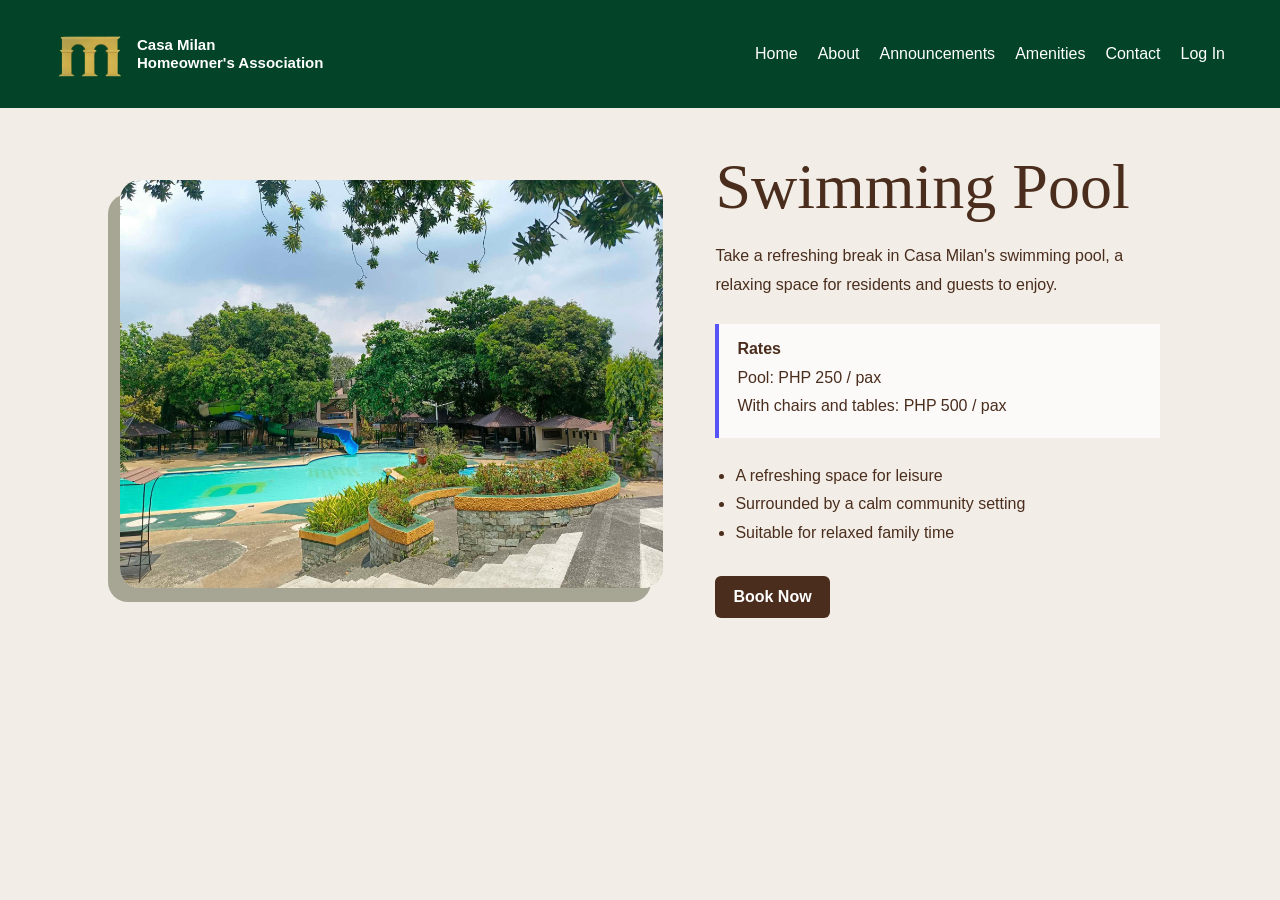
<file: WHOLEPROTOTYPE-main/html/html/amenity.html>
<!DOCTYPE html>
<html lang="en">
<head>
    <meta charset="UTF-8">
    <title>Casa Milan Amenities</title>
    <meta name="viewport" content="width=device-width, initial-scale=1.0">
    <link rel="stylesheet" href="../../css/css/style.css">
</head>
<body>
    <nav>
        <a href="index.html#home" class="logo" aria-label="Casa Milan home">
            <img src="images/logo.png" alt="Casa Milan Homeowner's Association">
            <span>Casa Milan<br>Homeowner's Association</span>
        </a>
        <div class="nav-links">
            <a href="index.html#home">Home</a>
            <a href="index.html#about">About</a>
            <a href="index.html#events">Announcements</a>
            <a href="index.html#amenities">Amenities</a>
            <a href="index.html#contact">Contact</a>
            <a href="index.html#login">Log In</a>
        </div>
    </nav>

    <main class="amenity-detail-page">
        <article class="amenity-detail">
            <img id="amenity-image" class="amenity-detail-image" src="" alt="">
            <div class="amenity-detail-copy">
                <h1 id="amenity-title"></h1>
                <p id="amenity-description"></p>
                <div id="amenity-rates" class="amenity-detail-rates"></div>
                <ul id="amenity-highlights"></ul>
                <div class="amenity-actions">
                    <a id="amenity-action" class="back-link" href="index.html#amenities">Book Now</a>
                    <a id="amenity-back" class="back-link amenity-back" href="index.html#amenities" hidden>Back</a>
                </div>
            </div>
        </article>
    </main>

    <script>
        const amenities = {
            pool: {
                title: 'Swimming Pool',
                image: 'images/swimming_pool.jpg',
                description: 'Take a refreshing break in Casa Milan\'s swimming pool, a relaxing space for residents and guests to enjoy.',
                rates: ['Pool: PHP 250 / pax', 'With chairs and tables: PHP 500 / pax'],
                highlights: ['A refreshing space for leisure', 'Surrounded by a calm community setting', 'Suitable for relaxed family time']
            },
            volleyball: {
                title: 'Volleyball Court',
                image: 'images/volleyball_court.jpg',
                description: 'Bring your neighbors together for a friendly match on the open volleyball court.',
                rates: ['PHP 1,000 / hour with lights'],
                highlights: ['Open-air court for active play', 'Great for friendly community matches', 'A space for teamwork and bonding']
            },
            badminton: {
                title: 'Badminton Court',
                image: 'images/badminton_court.jpg',
                description: 'Enjoy an easygoing game or a more energetic match on Casa Milan\'s badminton court.',
                rates: ['Taraflex flooring: PHP 300 / hour', 'Concrete flooring: PHP 150 / hour', 'Semi-taraflex flooring: PHP 250', 'Table tennis: PHP 200'],
                highlights: ['Designed for casual or active play', 'A convenient way to stay active', 'Ideal for games with family and neighbors']
            },
            basketball: {
                title: 'Basketball Court',
                image: 'images/basketball_court.jpg',
                description: 'The basketball court gives residents a lively place to play, practice, and spend time together.',
                rates: ['PHP 1,800 / hour with lights'],
                highlights: ['Open space for basketball matches', 'Suitable for practice and recreation', 'Encourages an active community']
            },
            hall: {
                title: 'Main Hall',
                image: 'images/functionhall.jpg',
                description: 'Casa Milan\'s main hall is a flexible venue for gatherings, celebrations, and community events.',
                rates: ['PHP 30,000'],
                highlights: ['Spacious event area', 'Flexible setup for gatherings', 'Suitable for celebrations and HOA activities']
            }
        };

        const requestedAmenity = new URLSearchParams(window.location.search).get('name');
        const amenity = amenities[requestedAmenity] || amenities.pool;

        document.title = `${amenity.title} | Casa Milan`;
        document.getElementById('amenity-title').textContent = amenity.title;
        document.getElementById('amenity-description').textContent = amenity.description;
        document.getElementById('amenity-image').src = amenity.image;
        document.getElementById('amenity-image').alt = amenity.title;
        const amenityAction = document.getElementById('amenity-action');
        const amenityBack = document.getElementById('amenity-back');
        const isMainHall = requestedAmenity === 'hall';
        amenityAction.textContent = isMainHall ? 'View Details' : 'Book Now';
        amenityAction.href = isMainHall ? 'mainhall.html' : `reservation.html?amenity=${requestedAmenity}`;
        amenityBack.hidden = !isMainHall;

        const rates = document.getElementById('amenity-rates');
        const ratesHeading = document.createElement('strong');
        ratesHeading.textContent = 'Rates';
        rates.appendChild(ratesHeading);
        amenity.rates.forEach((rate) => {
            const item = document.createElement('p');
            item.textContent = rate;
            rates.appendChild(item);
        });

        const highlights = document.getElementById('amenity-highlights');
        amenity.highlights.forEach((highlight) => {
            const item = document.createElement('li');
            item.textContent = highlight;
            highlights.appendChild(item);
        });
    </script>
</body>
</html>
</file>
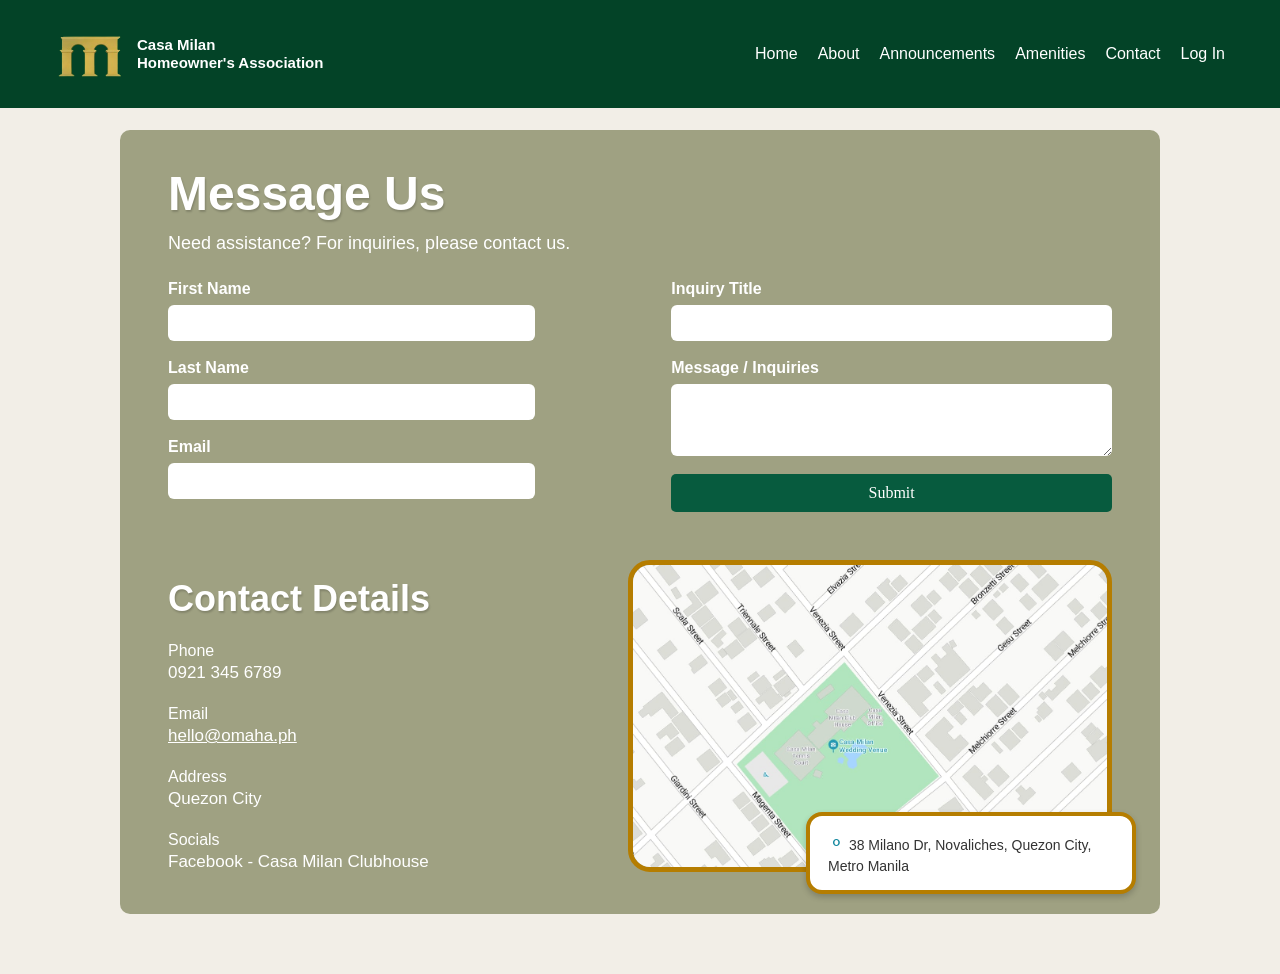
<file: WHOLEPROTOTYPE-main/html/html/contacts.html>
<!DOCTYPE html>
<html lang="en">
<head>
    <meta charset="UTF-8">
    <meta name="viewport" content="width=device-width, initial-scale=1.0">
    <title>Contact Casa Milan</title>
    <link rel="stylesheet" href="../../css/css/style.css">
</head>
<body class="contact-page-body">
    <nav>
        <a href="index.html#home" class="logo" aria-label="Casa Milan home">
            <img src="images/logo.png" alt="Casa Milan Homeowner's Association">
            <span>Casa Milan<br>Homeowner's Association</span>
        </a>
        <div class="nav-links">
            <a href="index.html#home">Home</a>
            <a href="index.html#about">About</a>
            <a href="index.html#events">Announcements</a>
            <a href="index.html#amenities">Amenities</a>
            <a href="contacts.html" aria-current="page">Contact</a>
            <a href="index.html#login">Log In</a>
        </div>
    </nav>

    <main class="contact-page">
        <section class="contact-panel" aria-labelledby="contact-title">
            <div class="contact-intro">
                <h1 id="contact-title">Message Us</h1>
                <p>Need assistance? For inquiries, please contact us.</p>
            </div>

            <form class="inquiry-form" action="mailto:hello@omaha.ph" method="post" enctype="text/plain">
                <div class="form-column form-column-left">
                    <div class="form-field">
                        <label for="first-name">First Name</label>
                        <input id="first-name" name="First Name" type="text" required>
                    </div>
                    <div class="form-field">
                        <label for="last-name">Last Name</label>
                        <input id="last-name" name="Last Name" type="text" required>
                    </div>
                    <div class="form-field">
                        <label for="email">Email</label>
                        <input id="email" name="Email" type="email" required>
                    </div>
                </div>
                <div class="form-column form-column-right">
                    <div class="form-field">
                        <label for="concern-title">Inquiry Title</label>
                        <input id="concern-title" name="Concern Title" type="text" required>
                    </div>
                    <div class="form-field">
                        <label for="message">Message / Inquiries</label>
                        <textarea id="message" name="Message / Inquiries" rows="3" required></textarea>
                    </div>
                    <button class="contact-submit" type="submit">Submit</button>
                </div>
            </form>

            <div class="contact-lower">
                <div class="contact-details">
                    <h2>Contact Details</h2>
                    <dl>
                        <div>
                            <dt>Phone</dt>
                            <dd>0921 345 6789</dd>
                        </div>
                        <div>
                            <dt>Email</dt>
                            <dd><a href="mailto:hello@omaha.ph">hello@omaha.ph</a></dd>
                        </div>
                        <div>
                            <dt>Address</dt>
                            <dd>Quezon City</dd>
                        </div>
                        <div>
                            <dt>Socials</dt>
                            <dd>Facebook - Casa Milan Clubhouse</dd>
                        </div>
                    </dl>
                </div>

                <div class="contact-map">
                    <img src="images/location.jpg" alt="Map showing Casa Milan at 38 Milano Drive, Novaliches, Quezon City">
                    <p><span aria-hidden="true">&#9900;</span> 38 Milano Dr, Novaliches, Quezon City, Metro Manila</p>
                </div>
            </div>
        </section>
    </main>
</body>
</html>
</file>
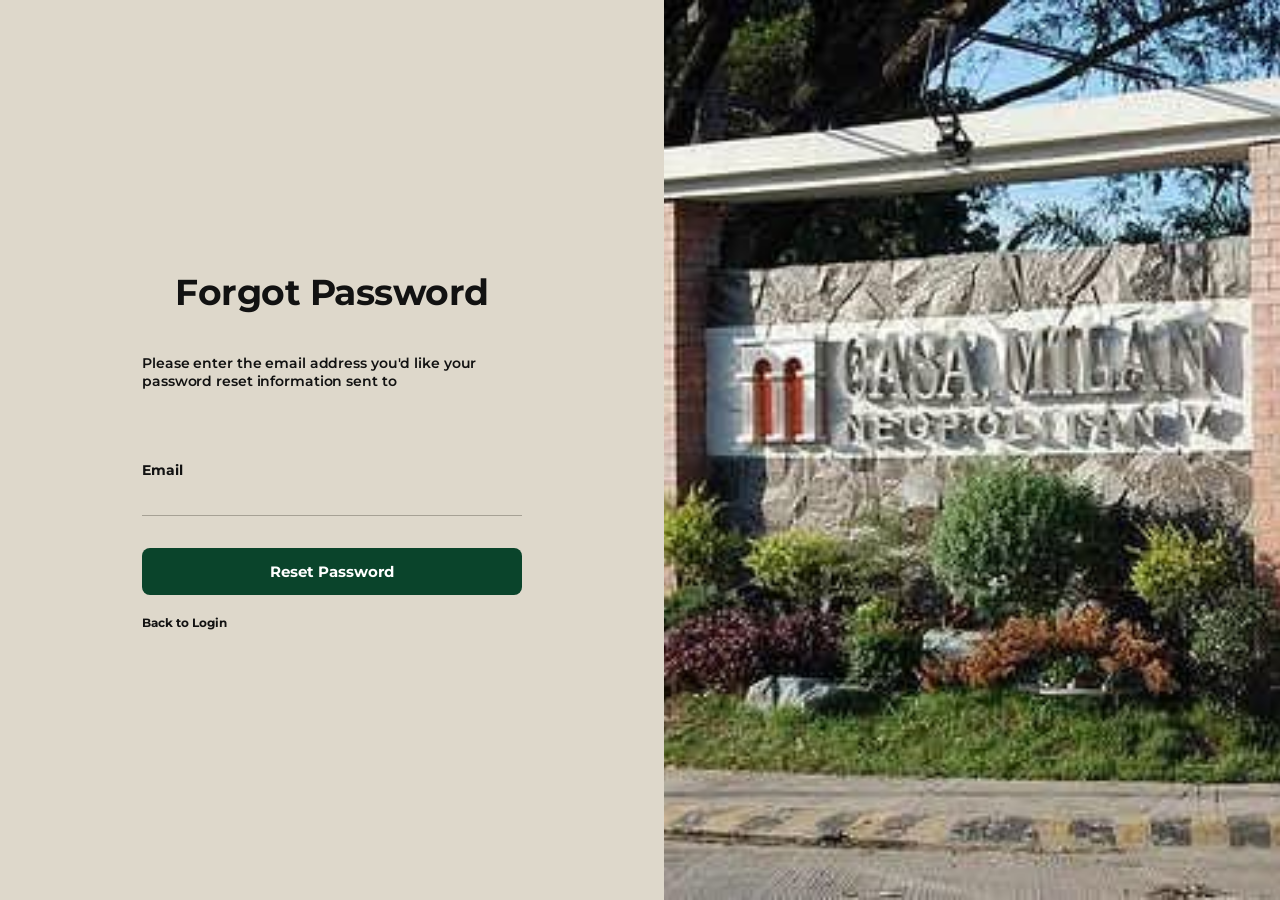
<file: WHOLEPROTOTYPE-main/html/html/forgot_password.html>
<!DOCTYPE html>
<html lang="en">
<head>
    <meta charset="UTF-8">
    <meta name="viewport" content="width=device-width, initial-scale=1.0">
    <title>Login</title>
    <link rel="stylesheet" href="../../css/css/Casa_Milan.css">
    <link rel="preconnect" href="https://fonts.googleapis.com">
    <link rel="preconnect" href="https://fonts.gstatic.com" crossorigin>

    <link href="https://fonts.googleapis.com/css2?family=Montserrat:ital,wght@0,100..900;1,100..900&display=swap" rel="stylesheet">
    <script src="../../js/js/Login.js" defer></script>
    
</head>
<body>
  <div class="split-layout">
    <!-- Left Column: Login Form -->
    <main class="form-pane">
      <div class="form-container">
        <h1 class="page-title">Forgot Password</h1>
        <p class="page-subtitle">Please enter the email address you'd like your password reset information sent to</p>

        <form action="#" method="POST" autocomplete="off" id="forgotPasswordForm">
          
          <!-- Account Field -->
          <div class="input-group">
            <label for="account">Email</label>
            <input type="email" id="account" name="account" required />
          </div>

          <!-- Submit Button -->
          <button type="submit" class="submit-btn">Reset Password</button>

          <!-- Footer Options -->
          <div class="form-footer">
            <a href="Login.html" class="back-to-login-link">Back to Login</a>
          </div>

        </form>
      </div>
    </main>
  
    <aside class="image-pane" aria-label="Casa Milan gate photo">

</body>
</html>
</file>
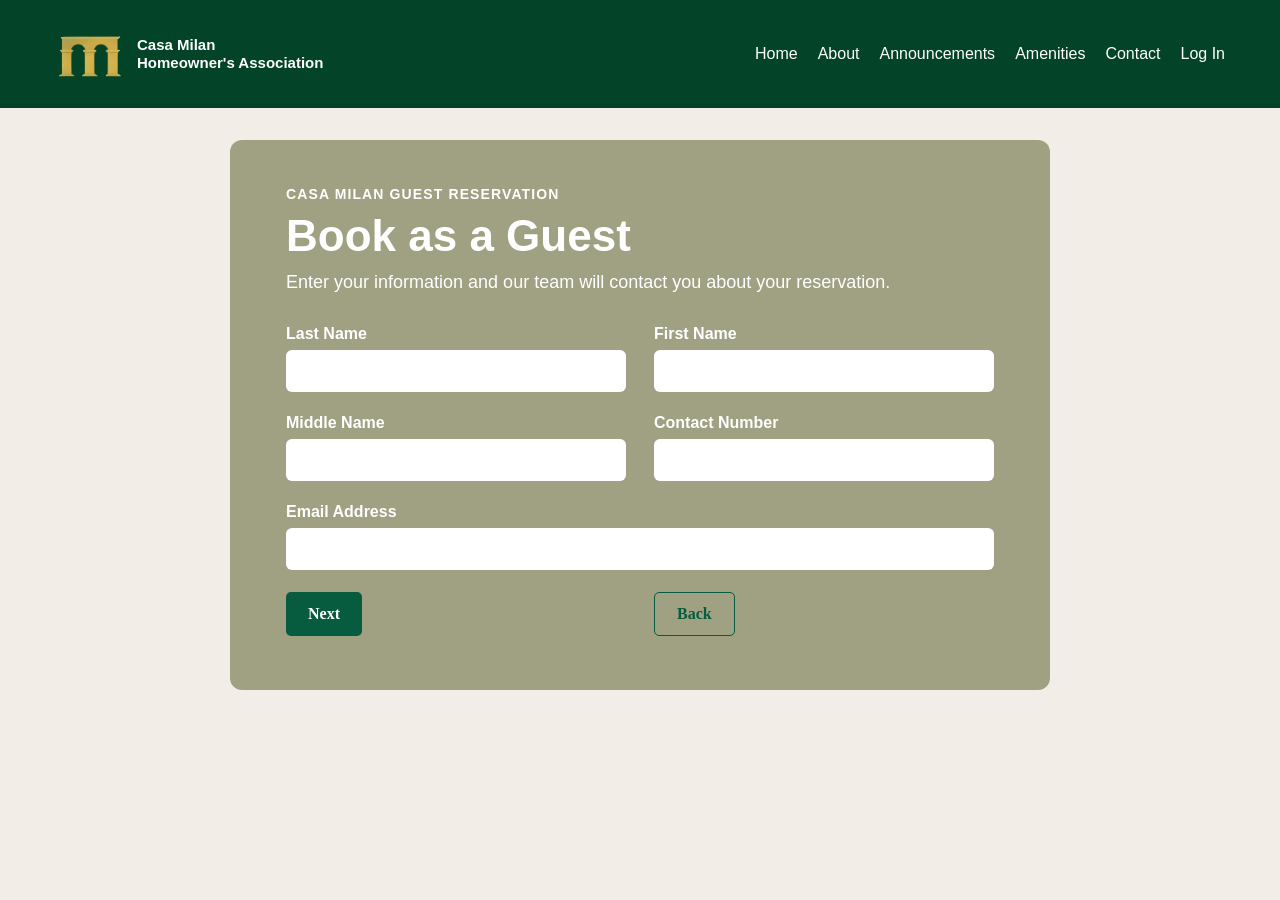
<file: WHOLEPROTOTYPE-main/html/html/guestdetasils.html>
<!DOCTYPE html>
<html lang="en">
<head>
    <meta charset="UTF-8">
    <meta name="viewport" content="width=device-width, initial-scale=1.0">
    <title>Guest Reservation | Casa Milan</title>
    <link rel="stylesheet" href="../../css/css/style.css">
</head>
<body class="reservation-page-body">
    <nav>
        <a href="index.html#home" class="logo" aria-label="Casa Milan home">
            <img src="images/logo.png" alt="Casa Milan Homeowner's Association">
            <span>Casa Milan<br>Homeowner's Association</span>
        </a>
        <div class="nav-links">
            <a href="index.html#home">Home</a>
            <a href="index.html#about">About</a>
            <a href="index.html#events">Announcements</a>
            <a href="index.html#amenities">Amenities</a>
            <a href="contacts.html">Contact</a>
            <a href="index.html#login">Log In</a>
        </div>
    </nav>

    <main class="reservation-page">
        <section class="reservation-panel" aria-labelledby="reservation-title">
            <div class="reservation-heading">
                <p class="reservation-eyebrow">Casa Milan Guest Reservation</p>
                <h1 id="reservation-title">Book as a Guest</h1>
                <p>Enter your information and our team will contact you about your reservation.</p>
                <p id="selected-amenity" class="selected-amenity" hidden></p>
            </div>

            <form class="reservation-form" action="mailto:hello@omaha.ph" method="post" enctype="text/plain">
                <input id="amenity-name" name="Amenity" type="hidden">
                <div class="reservation-field">
                    <label for="last-name">Last Name</label>
                    <input id="last-name" name="Last Name" type="text" required>
                </div>
                <div class="reservation-field">
                    <label for="first-name">First Name</label>
                    <input id="first-name" name="First Name" type="text" required>
                </div>
                <div class="reservation-field">
                    <label for="middle-name">Middle Name</label>
                    <input id="middle-name" name="Middle Name" type="text">
                </div>
                <div class="reservation-field">
                    <label for="contact-number">Contact Number</label>
                    <input id="contact-number" name="Contact Number" type="tel" inputmode="numeric" pattern="[0-9]*" maxlength="15" autocomplete="tel" required>
                </div>
                <div class="reservation-field reservation-field-email">
                    <label for="email">Email Address</label>
                    <input id="email" name="Email Address" type="email" required>
                </div>
                <button class="reservation-submit" type="submit">Next</button>
                <button class="reservation-back" type="button" onclick="history.back()">Back</button>
            </form>
        </section>
    </main>

    <script>
        const amenityNames = {
            pool: 'Swimming Pool',
            volleyball: 'Volleyball Court',
            badminton: 'Badminton Court',
            basketball: 'Basketball Court'
        };
        const requestedAmenity = new URLSearchParams(window.location.search).get('amenity');
        const amenityName = amenityNames[requestedAmenity];

        if (amenityName) {
            document.getElementById('amenity-name').value = amenityName;
            const selectedAmenity = document.getElementById('selected-amenity');
            selectedAmenity.textContent = `You are booking: ${amenityName}`;
            selectedAmenity.hidden = false;
        }

        const contactNumberInput = document.getElementById('contact-number');
        contactNumberInput.addEventListener('input', () => {
            contactNumberInput.value = contactNumberInput.value.replace(/\D/g, '').slice(0, 15);
        });
    </script>
</body>
</html>
</file>
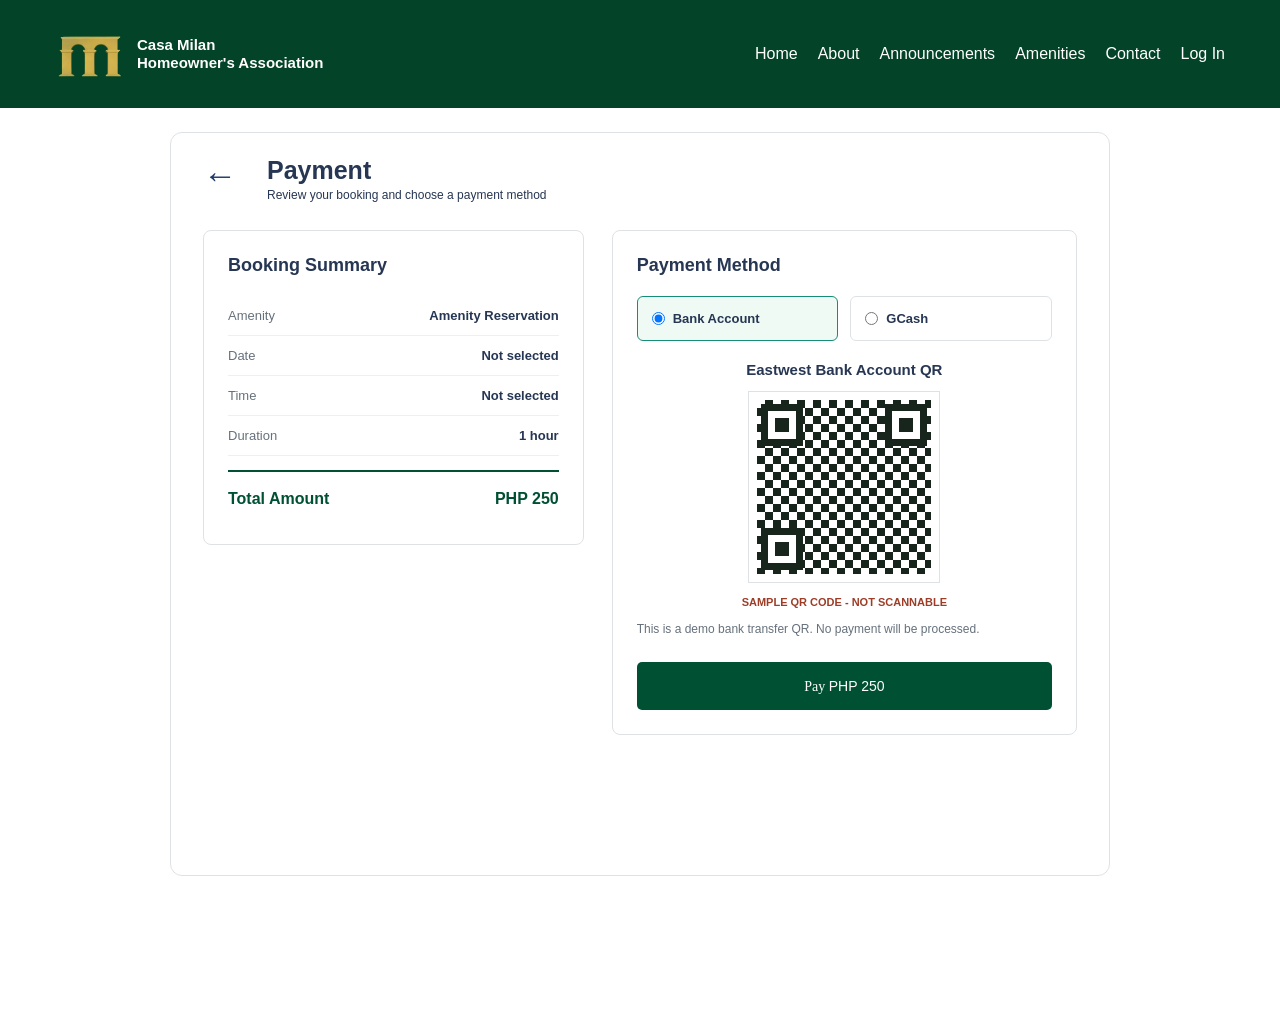
<file: WHOLEPROTOTYPE-main/html/html/guestpayment.html>
<!DOCTYPE html>
<html lang="en">
<head>
	<meta charset="UTF-8">
	<meta name="viewport" content="width=device-width, initial-scale=1.0">
	<title>Payment | Casa Milan</title>
	<link rel="stylesheet" href="../../css/css/style.css">
</head>
<body class="payment-page-body">
	<nav>
		<a href="index.html#home" class="logo" aria-label="Casa Milan home">
			<img src="images/logo.png" alt="Casa Milan Homeowner's Association">
			<span>Casa Milan<br>Homeowner's Association</span>
		</a>
		<div class="nav-links">
			<a href="index.html#home">Home</a>
			<a href="index.html#about">About</a>
			<a href="index.html#events">Announcements</a>
			<a href="index.html#amenities">Amenities</a>
			<a href="contacts.html">Contact</a>
			<a href="index.html#login">Log In</a>
		</div>
	</nav>

	<main class="payment-page">
		<header class="payment-header">
			<a class="schedule-header-back" href="guestschedule.html" aria-label="Back to schedule">&#8592;</a>
			<div>
				<h1>Payment</h1>
				<p>Review your booking and choose a payment method</p>
			</div>
		</header>

		<div class="payment-layout">
			<section class="booking-summary" aria-labelledby="summary-title">
				<h2 id="summary-title">Booking Summary</h2>
				<div class="summary-row"><span>Amenity</span><strong id="summary-amenity"></strong></div>
				<div id="summary-venue-row" class="summary-row" hidden><span>Venue Type</span><strong id="summary-venue"></strong></div>
				<div class="summary-row"><span>Date</span><strong id="summary-date"></strong></div>
				<div class="summary-row"><span>Time</span><strong id="summary-time"></strong></div>
				<div class="summary-row"><span>Duration</span><strong id="summary-duration"></strong></div>
				<label id="pool-guests-field" class="payment-field" for="pool-guests" hidden>
					<span>Number of Guests</span>
					<input id="pool-guests" type="number" min="1" max="50" value="1">
				</label>
				<label id="pool-option-field" class="payment-field" for="pool-option" hidden>
					<span>Pool Option</span>
					<select id="pool-option">
						<option value="250">Pool access - PHP 250 / pax</option>
						<option value="500">With chairs and tables - PHP 500 / pax</option>
					</select>
				</label>
				<div class="summary-total"><span>Total Amount</span><strong id="summary-total"></strong></div>
			</section>

			<form id="payment-form" class="payment-methods" action="success.html" method="get">
				<input id="amenity" name="Amenity" type="hidden">
				<input id="venue-type" name="Venue Type" type="hidden">
				<input id="reservation-date" name="Reservation Date" type="hidden">
				<input id="reservation-time" name="Reservation Time" type="hidden">
				<input id="duration" name="Duration" type="hidden">
				<input id="amount" name="Total Amount" type="hidden">
				<input id="last-name" name="Last Name" type="hidden">
				<input id="first-name" name="First Name" type="hidden">
				<input id="middle-name" name="Middle Name" type="hidden">
				<input id="contact-number" name="Contact Number" type="hidden">
				<input id="email" name="Email Address" type="hidden">

				<h2>Payment Method</h2>
				<div class="payment-method-options">
					<label class="payment-method-option">
						<input type="radio" name="Payment Method" value="Bank Account" checked>
						<span>Bank Account</span>
					</label>
					<label class="payment-method-option">
						<input type="radio" name="Payment Method" value="GCash">
						<span>GCash</span>
					</label>
				</div>

				<div id="payment-qr-details" class="payment-details">
					<h3 id="payment-qr-title">Eastwest Bank Account QR</h3>
					<div class="sample-qr-art" role="img" aria-label="Decorative sample QR code. It is not scannable.">
						<span class="sample-qr-finder"></span>
						<span class="sample-qr-finder"></span>
						<span class="sample-qr-finder"></span>
					</div>
					<p class="sample-qr-label">SAMPLE QR CODE - NOT SCANNABLE</p>
					<p id="payment-qr-note" class="payment-note">This is a demo bank transfer QR. No payment will be processed.</p>
				</div>

				<button class="payment-submit" type="submit">Pay <span id="pay-amount"></span></button>
			</form>
		</div>
	</main>

	<script>
		const query = new URLSearchParams(window.location.search);
		const amenity = query.get('Amenity') || 'Amenity Reservation';
		const venueType = query.get('Venue Type') || '';
		const dateValue = query.get('Reservation Date') || '';
		const timeValue = query.get('Reservation Time') || '';
		const durationValue = Number(query.get('Duration')) || 1;
		const rates = {
			'Swimming Pool': { label: 'Pool access', rate: 250, unit: 'per guest' },
			'Volleyball Court': { label: 'Court with lights', rate: 1000, unit: 'per hour' },
			'Badminton Court': {
				Taraflex: { label: 'Taraflex flooring', rate: 300, unit: 'per hour' },
				Concrete: { label: 'Concrete flooring', rate: 150, unit: 'per hour' },
				'Semi-taraflex': { label: 'Semi-taraflex flooring', rate: 250, unit: 'per hour' },
				'Table tennis': { label: 'Table tennis', rate: 200, unit: 'per hour' }
			},
			'Basketball Court': { label: 'Court with lights', rate: 1800, unit: 'per hour' },
			'Main Hall': { label: 'Main Hall rental', rate: 30000, unit: 'fixed rate', fixed: true }
		};

		const formatAmount = (amount) => `PHP ${amount.toLocaleString('en-PH')}`;
		const formatDate = (value) => value ? new Date(`${value}T00:00:00`).toLocaleDateString('en-US', { month: 'short', day: 'numeric', year: 'numeric' }) : 'Not selected';
		const formatTimeRange = (value) => {
			if (!value) return 'Not selected';
			const start = new Date(`2000-01-01T${value}`);
			const end = new Date(start);
			end.setHours(end.getHours() + durationValue);
			const formatTime = (time) => time.toLocaleTimeString('en-US', { hour: 'numeric', minute: '2-digit' });
			return `${formatTime(start)} - ${formatTime(end)}`;
		};
		const getRate = () => {
			if (amenity === 'Badminton Court') return rates[amenity][venueType] || rates[amenity].Concrete;
			return rates[amenity] || rates['Swimming Pool'];
		};

		const amenityRate = getRate();
		const summaryTotal = document.getElementById('summary-total');
		const payAmount = document.getElementById('pay-amount');
		const amountInput = document.getElementById('amount');
		const poolGuestsField = document.getElementById('pool-guests-field');
		const poolOptionField = document.getElementById('pool-option-field');
		const poolGuests = document.getElementById('pool-guests');
		const poolOption = document.getElementById('pool-option');

		document.getElementById('summary-amenity').textContent = amenity;
		document.getElementById('summary-date').textContent = formatDate(dateValue);
		document.getElementById('summary-time').textContent = formatTimeRange(timeValue);
		document.getElementById('summary-duration').textContent = amenityRate.fixed ? amenityRate.unit : `${durationValue} ${durationValue === 1 ? 'hour' : 'hours'}`;
		document.getElementById('amenity').value = amenity;
		document.getElementById('venue-type').value = venueType;
		document.getElementById('reservation-date').value = dateValue;
		document.getElementById('reservation-time').value = timeValue;
		document.getElementById('duration').value = durationValue;

		if (venueType) {
			document.getElementById('summary-venue').textContent = venueType;
			document.getElementById('summary-venue-row').hidden = false;
		}

		const guestFields = {
			'Last Name': 'last-name',
			'First Name': 'first-name',
			'Middle Name': 'middle-name',
			'Contact Number': 'contact-number',
			'Email Address': 'email'
		};
		Object.entries(guestFields).forEach(([name, fieldId]) => {
			document.getElementById(fieldId).value = query.get(name) || '';
		});

		if (amenity === 'Swimming Pool') {
			poolGuestsField.hidden = false;
			poolOptionField.hidden = false;
		}

		const updateTotal = () => {
			let total = amenityRate.fixed ? amenityRate.rate : amenityRate.rate * durationValue;
			if (amenity === 'Swimming Pool') total = Number(poolOption.value) * Number(poolGuests.value || 1);
			summaryTotal.textContent = formatAmount(total);
			payAmount.textContent = formatAmount(total);
			amountInput.value = formatAmount(total);
		};

		poolGuests.addEventListener('input', updateTotal);
		poolOption.addEventListener('change', updateTotal);
		updateTotal();

		const paymentQrTitle = document.getElementById('payment-qr-title');
		const paymentQrNote = document.getElementById('payment-qr-note');
		document.querySelector('nav').addEventListener('click', (event) => {
			const link = event.target.closest('a');
			if (!link) return;
			if (!window.confirm('Leave reservation? Your progress will be lost, and your reservation will not be completed.')) {
				event.preventDefault();
			}
		});

		document.querySelectorAll('input[name="Payment Method"]').forEach((method) => {
			method.addEventListener('change', () => {
				if (!method.checked) return;
				paymentQrTitle.textContent = `${method.value} QR`;
				paymentQrNote.textContent = `This is a demo ${method.value} QR. No payment will be processed.`;
			});
		});
	</script>
</body>
</html>
</file>
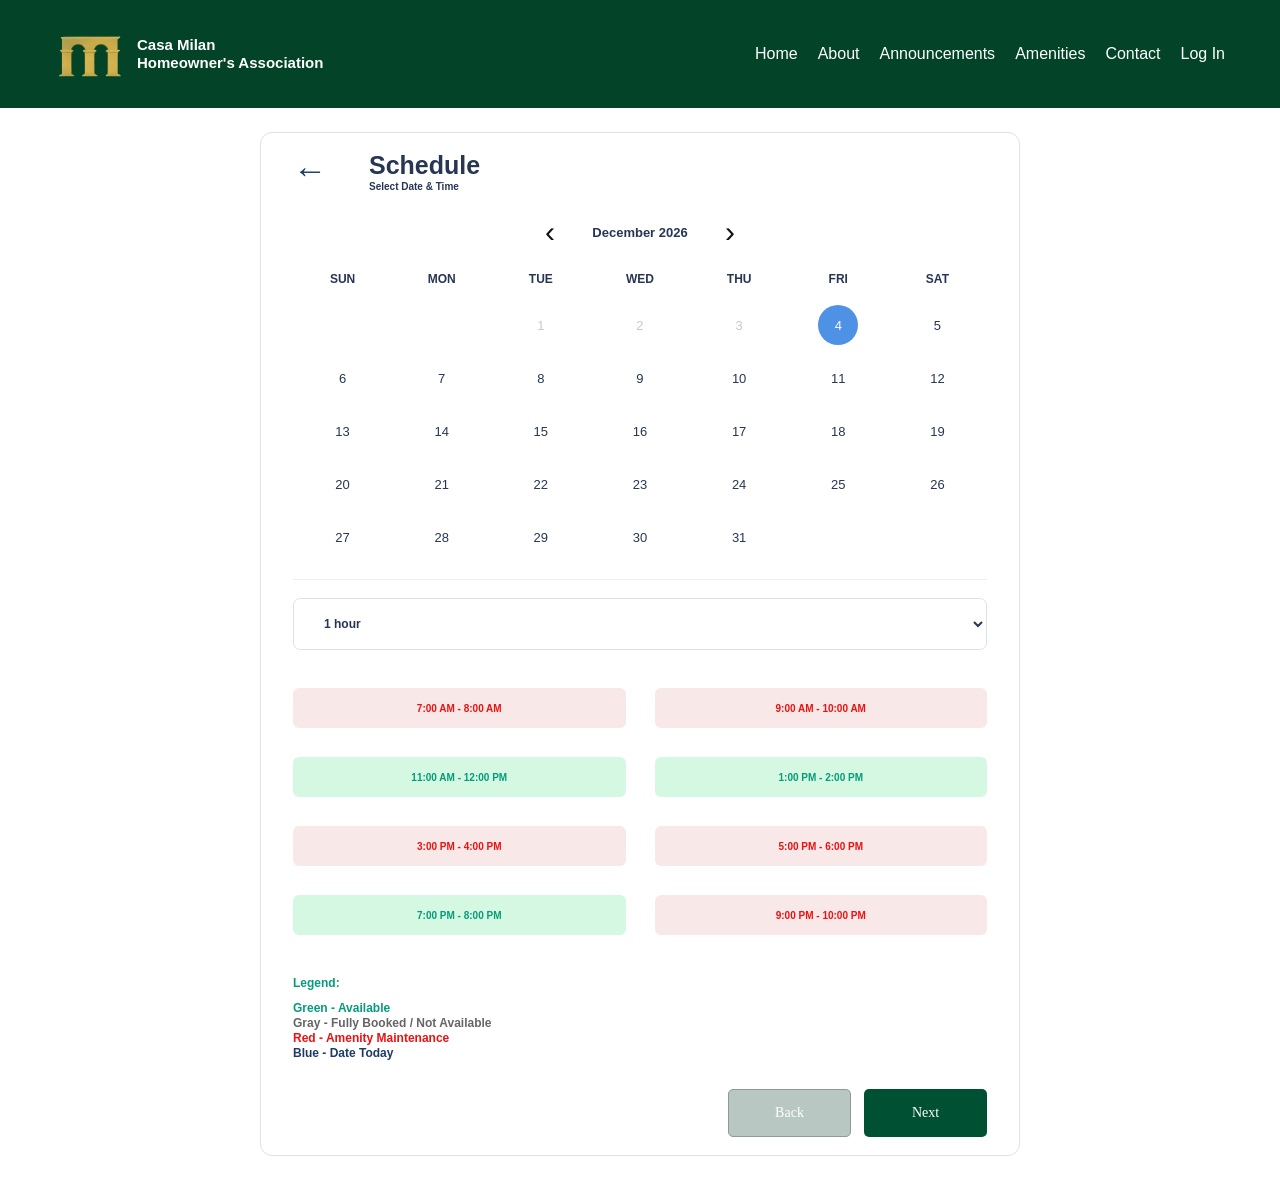
<file: WHOLEPROTOTYPE-main/html/html/guestschedule.html>
<!DOCTYPE html>
<html lang="en">
<head>
	<meta charset="UTF-8">
	<meta name="viewport" content="width=device-width, initial-scale=1.0">
	<title>Schedule | Casa Milan</title>
	<link rel="stylesheet" href="../../css/css/style.css">
</head>
<body class="schedule-page-body">
	<nav>
		<a href="index.html#home" class="logo" aria-label="Casa Milan home">
			<img src="images/logo.png" alt="Casa Milan Homeowner's Association">
			<span>Casa Milan<br>Homeowner's Association</span>
		</a>
		<div class="nav-links">
			<a href="index.html#home">Home</a>
			<a href="index.html#about">About</a>
			<a href="index.html#events">Announcements</a>
			<a href="index.html#amenities">Amenities</a>
			<a href="contacts.html">Contact</a>
			<a href="index.html#login">Log In</a>
		</div>
	</nav>

	<main class="schedule-page">
		<header class="schedule-header">
			<a class="schedule-header-back" href="reservation.html" aria-label="Back to guest information">&#8592;</a>
			<div>
				<h1>Schedule</h1>
				<p>Select Date &amp; Time</p>
			</div>
		</header>

		<section class="schedule-calendar" aria-labelledby="calendar-title">
			<div class="schedule-month-controls">
				<button id="previous-month" class="month-button" type="button" aria-label="Previous month">&#8249;</button>
				<h2 id="calendar-title"></h2>
				<button id="next-month" class="month-button" type="button" aria-label="Next month">&#8250;</button>
			</div>
			<div class="calendar-weekdays" aria-hidden="true">
				<span>Sun</span>
				<span>Mon</span>
				<span>Tue</span>
				<span>Wed</span>
				<span>Thu</span>
				<span>Fri</span>
				<span>Sat</span>
			</div>
			<div id="calendar-grid" class="calendar-grid" role="grid" aria-label="Reservation dates"></div>
		</section>

		<form id="schedule-form" class="schedule-form" action="guestpayment.html" method="get">
			<input id="amenity-name" name="Amenity" type="hidden">
			<input id="venue-type" name="Venue Type" type="hidden">
			<input id="last-name" name="Last Name" type="hidden">
			<input id="first-name" name="First Name" type="hidden">
			<input id="middle-name" name="Middle Name" type="hidden">
			<input id="contact-number" name="Contact Number" type="hidden">
			<input id="email" name="Email Address" type="hidden">
			<input id="reservation-date" name="Reservation Date" type="hidden" required>
			<input id="reservation-time" name="Reservation Time" type="hidden" required>

			<label class="duration-field" for="duration">
				<span class="sr-only">Reservation duration</span>
				<select id="duration" name="Duration">
					<option value="1">1 hour</option>
					<option value="2">2 hours</option>
					<option value="3">3 hours</option>
				</select>
			</label>

			<div id="time-slots" class="time-slots" aria-label="Available reservation times"></div>

			<div class="schedule-legend" aria-label="Schedule legend">
				<strong>Legend:</strong>
				<span class="legend-available">Green - Available</span>
				<span class="legend-booked">Gray - Fully Booked / Not Available</span>
				<span class="legend-maintenance">Red - Amenity Maintenance</span>
				<span class="legend-today">Blue - Date Today</span>
			</div>

			<div class="schedule-actions">
				<a class="schedule-back-button" href="reservation.html">Back</a>
				<button class="schedule-next-button" type="submit">Next</button>
			</div>
		</form>
	</main>

	<script>
		const query = new URLSearchParams(window.location.search);
		const today = new Date();
		const monthLabel = document.getElementById('calendar-title');
		const calendarGrid = document.getElementById('calendar-grid');
		const timeSlots = document.getElementById('time-slots');
		const reservationDate = document.getElementById('reservation-date');
		const reservationTime = document.getElementById('reservation-time');
		const scheduleForm = document.getElementById('schedule-form');
		let displayedMonth = new Date(today.getFullYear(), today.getMonth(), 1);

		const times = [
			{ label: '7:00 AM - 8:00 AM', value: '07:00', status: 'maintenance' },
			{ label: '9:00 AM - 10:00 AM', value: '09:00', status: 'maintenance' },
			{ label: '11:00 AM - 12:00 PM', value: '11:00', status: 'available' },
			{ label: '1:00 PM - 2:00 PM', value: '13:00', status: 'available' },
			{ label: '3:00 PM - 4:00 PM', value: '15:00', status: 'maintenance' },
			{ label: '5:00 PM - 6:00 PM', value: '17:00', status: 'maintenance' },
			{ label: '7:00 PM - 8:00 PM', value: '19:00', status: 'available' },
			{ label: '9:00 PM - 10:00 PM', value: '21:00', status: 'maintenance' }
		];

		const setReservationDetails = () => {
			const fields = ['amenity-name', 'venue-type', 'last-name', 'first-name', 'middle-name', 'contact-number', 'email'];
			const names = ['Amenity', 'Venue Type', 'Last Name', 'First Name', 'Middle Name', 'Contact Number', 'Email Address'];
			fields.forEach((field, index) => {
				document.getElementById(field).value = query.get(names[index]) || '';
			});
		};

		const isSameDate = (firstDate, secondDate) => firstDate.toDateString() === secondDate.toDateString();

		const renderTimeSlots = () => {
			timeSlots.replaceChildren();
			times.forEach((time) => {
				const button = document.createElement('button');
				button.type = 'button';
				button.className = `time-slot time-slot-${time.status}`;
				button.textContent = time.label;
				button.disabled = time.status !== 'available';
				button.addEventListener('click', () => {
					document.querySelectorAll('.time-slot-selected').forEach((slot) => slot.classList.remove('time-slot-selected'));
					button.classList.add('time-slot-selected');
					reservationTime.value = time.value;
				});
				timeSlots.appendChild(button);
			});
		};

		const renderCalendar = () => {
			const year = displayedMonth.getFullYear();
			const month = displayedMonth.getMonth();
			const firstDay = new Date(year, month, 1).getDay();
			const daysInMonth = new Date(year, month + 1, 0).getDate();
			monthLabel.textContent = displayedMonth.toLocaleDateString('en-US', { month: 'long', year: 'numeric' });
			calendarGrid.replaceChildren();

			for (let index = 0; index < firstDay; index += 1) {
				calendarGrid.appendChild(document.createElement('span'));
			}

			for (let day = 1; day <= daysInMonth; day += 1) {
				const date = new Date(year, month, day);
				const button = document.createElement('button');
				button.type = 'button';
				button.className = 'calendar-day';
				button.textContent = day;
				button.setAttribute('aria-label', date.toLocaleDateString('en-US', { dateStyle: 'long' }));

				if (date < new Date(today.getFullYear(), today.getMonth(), today.getDate())) {
					button.disabled = true;
					button.classList.add('calendar-day-past');
				} else if (isSameDate(date, today)) {
					button.classList.add('calendar-day-today');
				}

				if (reservationDate.value === `${year}-${String(month + 1).padStart(2, '0')}-${String(day).padStart(2, '0')}`) {
					button.classList.add('calendar-day-selected');
				}

				button.addEventListener('click', () => {
					document.querySelectorAll('.calendar-day-selected').forEach((selectedDay) => selectedDay.classList.remove('calendar-day-selected'));
					button.classList.add('calendar-day-selected');
					reservationDate.value = `${year}-${String(month + 1).padStart(2, '0')}-${String(day).padStart(2, '0')}`;
				});
				calendarGrid.appendChild(button);
			}
		};

		document.getElementById('previous-month').addEventListener('click', () => {
			const currentMonth = new Date(today.getFullYear(), today.getMonth(), 1);
			if (displayedMonth > currentMonth) {
				displayedMonth = new Date(displayedMonth.getFullYear(), displayedMonth.getMonth() - 1, 1);
				renderCalendar();
			}
		});
		document.getElementById('next-month').addEventListener('click', () => {
			displayedMonth = new Date(displayedMonth.getFullYear(), displayedMonth.getMonth() + 1, 1);
			renderCalendar();
		});

		scheduleForm.addEventListener('submit', (event) => {
			if (!reservationDate.value || !reservationTime.value) {
				event.preventDefault();
				window.alert('Please select a date and an available time before continuing.');
			}
		});

		setReservationDetails();
		renderCalendar();
		renderTimeSlots();

		document.querySelector('nav').addEventListener('click', (event) => {
			const link = event.target.closest('a');
			if (!link) return;
			if (!window.confirm('Leave reservation? Your progress will be lost, and your reservation will not be completed.')) {
				event.preventDefault();
			}
		});
	</script>
</body>
</html>
</file>
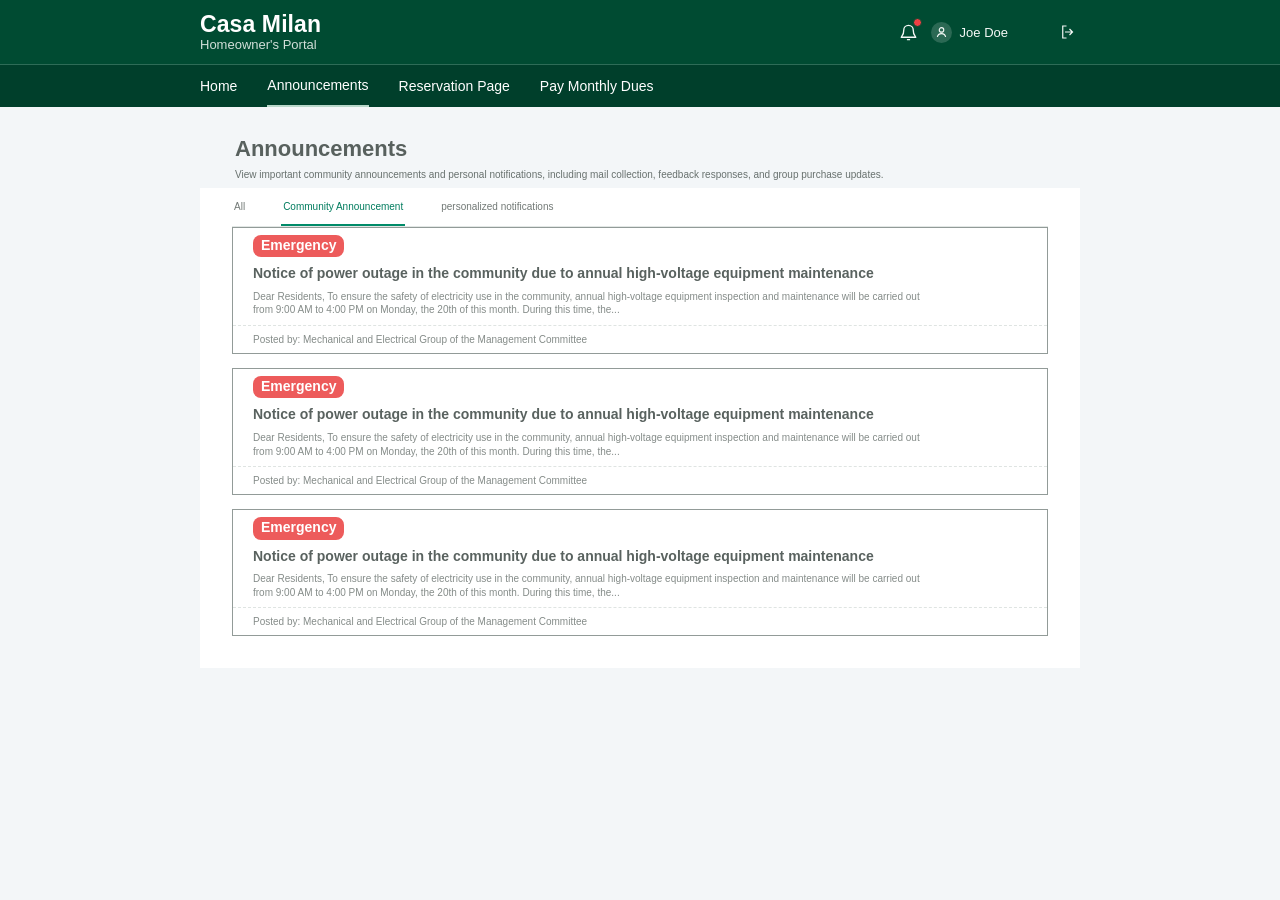
<file: WHOLEPROTOTYPE-main/html/html/homeowner-announcements.html>
<!doctype html>
<html lang="en">
<head>
	<meta charset="utf-8">
	<meta name="viewport" content="width=device-width, initial-scale=1">
	<title>Announcements | Casa Milan Homeowner Portal</title>
	<link rel="stylesheet" href="../../css/css/homeownerpage.css">
	<link rel="stylesheet" href="../../css/css/homeowner-profile.css">
</head>
<body>
	<header class="topbar">
		<div class="topbar-inner">
			<div class="brand" aria-label="Casa Milan Homeowner's Portal">
				<div class="brand-name">Casa Milan</div>
				<div class="brand-subtitle">Homeowner's Portal</div>
			</div>
			<div class="account">
				<span class="icon-button" aria-label="Notifications">
					<svg viewBox="0 0 24 24" width="19" height="19" fill="none" stroke="currentColor" stroke-width="1.7" aria-hidden="true"><path d="M18 9a6 6 0 0 0-12 0c0 7-3 7-3 9h18c0-2-3-2-3-9M10 21h4"/></svg>
					<span class="notification-dot"></span>
				</span>
				<button class="profile-trigger" id="profileTrigger" type="button" aria-label="Open profile" aria-haspopup="dialog" aria-controls="profileDialog" aria-expanded="false">
					<span class="avatar" aria-hidden="true">
						<svg viewBox="0 0 20 20" width="15" height="15" fill="none" stroke="currentColor" stroke-width="1.5"><circle cx="10" cy="6.5" r="3"/><path d="M4.5 16c.5-3 2.5-4.5 5.5-4.5s5 1.5 5.5 4.5"/></svg>
					</span>
					<span class="profile-name">Joe Doe</span>
				</button>
				<button class="logout" id="logoutBtn" type="button" aria-label="Sign out">
					<svg viewBox="0 0 24 24" width="18" height="18" fill="none" stroke="currentColor" stroke-width="1.6" aria-hidden="true"><path d="M10 4H5v16h5M14 8l4 4-4 4M8 12h10"/></svg>
				</button>
			</div>
		</div>
	</header>

	<nav class="main-nav" aria-label="Main navigation">
		<div class="nav-inner">
			<a class="nav-link" href="homeowner.html">Home</a>
			<a class="nav-link" href="homeowner-announcements.html" aria-current="page">Announcements</a>
			<a class="nav-link" href="homeowner-reservation.html">Reservation Page</a>
			<a class="nav-link" href="statement-of-account.html">Pay Monthly Dues</a>
		</div>
	</nav>

	<main id="announcements">
		<div class="page-heading">
			<h1>Announcements</h1>
			<p class="intro">View important community announcements and personal notifications, including mail collection, feedback responses, and group purchase updates.</p>
		</div>

		<section class="announcement-panel" aria-label="Community announcements">
			<div class="tabs" role="tablist" aria-label="Announcement categories">
				<button class="tab" type="button" role="tab" aria-selected="false" data-filter="all">All</button>
				<button class="tab" type="button" role="tab" aria-selected="true" data-filter="community">Community Announcement</button>
				<button class="tab" type="button" role="tab" aria-selected="false" data-filter="personal">personalized notifications</button>
			</div>

			<div class="announcement-list">
				<article class="announcement" data-category="community">
					<div class="announcement-body">
						<span class="badge">Emergency</span>
						<h2>Notice of power outage in the community due to annual high-voltage equipment maintenance</h2>
						<p>Dear Residents, To ensure the safety of electricity use in the community, annual high-voltage equipment inspection and maintenance will be carried out from 9:00 AM to 4:00 PM on Monday, the 20th of this month. During this time, the...</p>
					</div>
					<div class="byline">Posted by: Mechanical and Electrical Group of the Management Committee</div>
				</article>
				<article class="announcement" data-category="community">
					<div class="announcement-body">
						<span class="badge">Emergency</span>
						<h2>Notice of power outage in the community due to annual high-voltage equipment maintenance</h2>
						<p>Dear Residents, To ensure the safety of electricity use in the community, annual high-voltage equipment inspection and maintenance will be carried out from 9:00 AM to 4:00 PM on Monday, the 20th of this month. During this time, the...</p>
					</div>
					<div class="byline">Posted by: Mechanical and Electrical Group of the Management Committee</div>
				</article>
				<article class="announcement" data-category="community">
					<div class="announcement-body">
						<span class="badge">Emergency</span>
						<h2>Notice of power outage in the community due to annual high-voltage equipment maintenance</h2>
						<p>Dear Residents, To ensure the safety of electricity use in the community, annual high-voltage equipment inspection and maintenance will be carried out from 9:00 AM to 4:00 PM on Monday, the 20th of this month. During this time, the...</p>
					</div>
					<div class="byline">Posted by: Mechanical and Electrical Group of the Management Committee</div>
				</article>
			</div>
			<div class="empty-state" role="status">No personalized notifications yet.</div>
		</section>
	</main>

	<dialog class="profile-dialog" id="profileDialog" aria-labelledby="profileDialogTitle">
		<div class="profile-dialog-header">
			<h2 id="profileDialogTitle">Personal Information</h2>
			<button class="profile-close" id="profileClose" type="button" aria-label="Close profile">×</button>
		</div>
		<div class="profile-summary">
			<span class="profile-large-avatar" aria-hidden="true">
				<svg viewBox="0 0 52 52" width="52" height="52" fill="none" stroke="currentColor" stroke-width="1.7"><circle cx="26" cy="17" r="9"/><path d="M9 43v-4c0-7 6-11 17-11s17 4 17 11v4"/></svg>
			</span>
			<strong class="profile-name-display">Joe Doe</strong>
		</div>
		<div class="profile-options">
			<button class="profile-option" type="button">
				<svg viewBox="0 0 24 24" width="23" height="23" fill="none" stroke="currentColor" stroke-width="1.6" aria-hidden="true"><circle cx="12" cy="7" r="3.5"/><path d="M4.5 21v-2a7.5 7.5 0 0 1 15 0v2"/></svg>
				<span>Personal Information</span>
				<svg class="profile-option-arrow" viewBox="0 0 24 24" width="17" height="17" fill="none" stroke="currentColor" stroke-width="1.7" aria-hidden="true"><path d="M4 12h15M13 6l6 6-6 6"/></svg>
			</button>
			<button class="profile-option" type="button">
				<svg viewBox="0 0 24 24" width="23" height="23" fill="none" stroke="currentColor" stroke-width="1.6" aria-hidden="true"><path d="M12 8.5a3.5 3.5 0 1 0 0 7 3.5 3.5 0 0 0 0-7Z"/><path d="m19.4 15 .1.1a1.8 1.8 0 0 1-2.5 2.5l-.1-.1a1.8 1.8 0 0 0-3 .9v.2a1.8 1.8 0 0 1-3.6 0v-.2a1.8 1.8 0 0 0-3-.9l-.1.1a1.8 1.8 0 0 1-2.5-2.5l.1-.1a1.8 1.8 0 0 0-.9-3h-.2a1.8 1.8 0 0 1 0-3.6h.2a1.8 1.8 0 0 0 .9-3l-.1-.1a1.8 1.8 0 0 1 2.5-2.5l.1.1a1.8 1.8 0 0 0 3-.9v-.2a1.8 1.8 0 0 1 3.6 0v.2a1.8 1.8 0 0 0 3 .9l.1-.1a1.8 1.8 0 0 1 2.5 2.5l-.1.1a1.8 1.8 0 0 0 .9 3h.2a1.8 1.8 0 0 1 0 3.6h-.2a1.8 1.8 0 0 0-.9 3Z"/></svg>
				<span>Change Password</span>
				<svg class="profile-option-arrow" viewBox="0 0 24 24" width="17" height="17" fill="none" stroke="currentColor" stroke-width="1.7" aria-hidden="true"><path d="M4 12h15M13 6l6 6-6 6"/></svg>
			</button>
		</div>
	</dialog>

	<dialog class="logout-dialog" id="logoutDialog" aria-labelledby="logoutDialogTitle">
		<h2 id="logoutDialogTitle">Log out?</h2>
		<p>Are you sure you want to log out?</p>
		<div class="logout-dialog-actions">
			<form method="dialog">
				<button class="logout-cancel" type="submit">Cancel</button>
			</form>
			<button class="logout-confirm" id="confirmLogout" type="button">Log out</button>
		</div>
	</dialog>

	<script>
		const tabs = document.querySelectorAll('.tab');
		const announcements = document.querySelectorAll('.announcement');
		const emptyState = document.querySelector('.empty-state');

		tabs.forEach((tab) => {
			tab.addEventListener('click', () => {
				const filter = tab.dataset.filter;
				let visibleCount = 0;

				tabs.forEach((item) => item.setAttribute('aria-selected', String(item === tab)));
				announcements.forEach((announcement) => {
					const visible = filter === 'all' || announcement.dataset.category === filter;
					announcement.hidden = !visible;
					if (visible) visibleCount += 1;
				});
				emptyState.style.display = visibleCount ? 'none' : 'block';
			});
		});

		const logoutDialog = document.getElementById('logoutDialog');
		document.getElementById('logoutBtn').addEventListener('click', () => logoutDialog.showModal());
		document.getElementById('confirmLogout').addEventListener('click', () => {
			window.location.assign(new URL('Login.html', window.location.href).href);
		});
	</script>
	<script src="../../js/js/homeowner-profile.js" defer></script>
	<script src="../../js/js/homeowner-personal-info.js" defer></script>
</body>
</html>
</file>
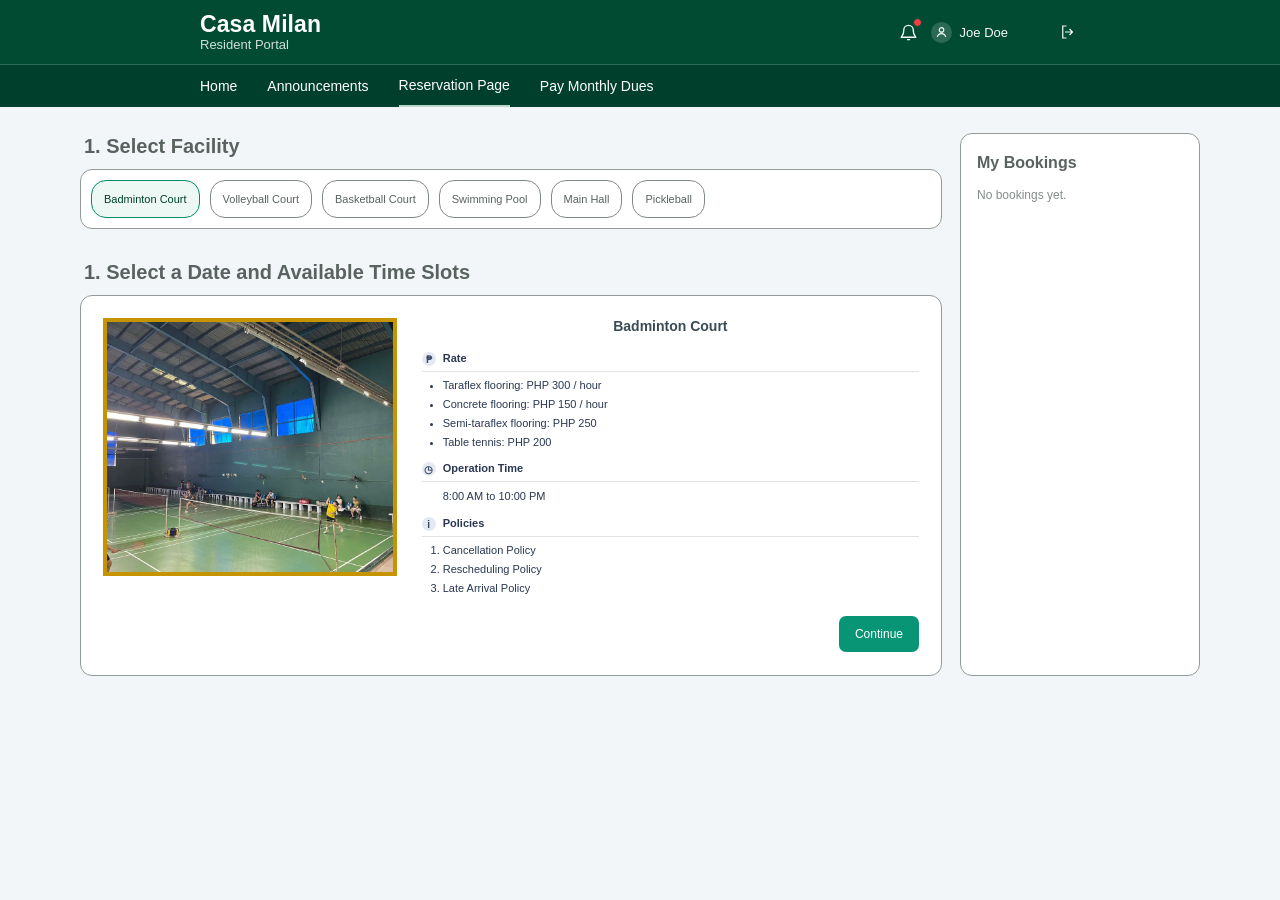
<file: WHOLEPROTOTYPE-main/html/html/homeowner-reservation.html>
<!doctype html>
<html lang="en">
<head>
	<meta charset="utf-8">
	<meta name="viewport" content="width=device-width, initial-scale=1">
	<title>Facility Reservation | Casa Milan</title>
	<link rel="stylesheet" href="../../css/css/homeownerpage.css">
	<link rel="stylesheet" href="../../css/css/homeowner-reservation.css">
	<link rel="stylesheet" href="../../css/css/homeowner-profile.css">
</head>
<body>
	<header class="topbar">
		<div class="topbar-inner">
			<a class="brand reservation-brand" href="homeowner.html" aria-label="Casa Milan Resident Portal">
				<span class="brand-name">Casa Milan</span>
				<span class="brand-subtitle">Resident Portal</span>
			</a>
			<div class="account">
				<span class="icon-button" aria-label="Notifications">
					<svg viewBox="0 0 24 24" width="19" height="19" fill="none" stroke="currentColor" stroke-width="1.7" aria-hidden="true"><path d="M18 9a6 6 0 0 0-12 0c0 7-3 7-3 9h18c0-2-3-2-3-9M10 21h4"/></svg>
					<span class="notification-dot"></span>
				</span>
				<button class="profile-trigger" id="profileTrigger" type="button" aria-label="Open profile" aria-haspopup="dialog" aria-controls="profileDialog" aria-expanded="false">
					<span class="avatar" aria-hidden="true">
						<svg viewBox="0 0 20 20" width="15" height="15" fill="none" stroke="currentColor" stroke-width="1.5"><circle cx="10" cy="6.5" r="3"/><path d="M4.5 16c.5-3 2.5-4.5 5.5-4.5s5 1.5 5.5 4.5"/></svg>
					</span>
					<span class="profile-name">Joe Doe</span>
				</button>
				<button class="logout" id="logoutBtn" type="button" aria-label="Sign out">
					<svg viewBox="0 0 24 24" width="18" height="18" fill="none" stroke="currentColor" stroke-width="1.6" aria-hidden="true"><path d="M10 4H5v16h5M14 8l4 4-4 4M8 12h10"/></svg>
				</button>
			</div>
		</div>
	</header>

	<nav class="main-nav" aria-label="Main navigation">
		<div class="nav-inner">
			<a class="nav-link" href="homeowner.html">Home</a>
			<a class="nav-link" href="homeowner-announcements.html">Announcements</a>
			<a class="nav-link" href="homeowner-reservation.html" aria-current="page">Reservation Page</a>
			<a class="nav-link" href="statement-of-account.html">Pay Monthly Dues</a>
		</div>
	</nav>

	<main class="resident-reservation">
		<div class="reservation-workflow">
			<div class="reservation-primary">
				<section aria-labelledby="facility-step-title">
					<h1 class="step-heading" id="facility-step-title">1. Select Facility</h1>
					<div class="facility-picker" id="facilityPicker" aria-label="Choose a facility"></div>
				</section>

				<section class="availability-section" aria-labelledby="availability-title">
					<h2 class="step-heading" id="availability-title">1. Select a Date and Available Time Slots</h2>
					<div class="facility-detail">
						<img class="facility-photo" id="facilityPhoto" src="images/badminton_court.jpg" alt="Badminton Court">
						<div class="facility-information">
							<h3 id="facilityName">Badminton Court</h3>
							<div class="detail-block" id="facilityRateBlock">
								<h4><span class="detail-icon" aria-hidden="true">₱</span> Rate</h4>
								<ul id="facilityRates"></ul>
							</div>
							<div class="detail-block" id="facilityOperationBlock">
								<h4><span class="detail-icon" aria-hidden="true">◷</span> Operation Time</h4>
								<p>8:00 AM to 10:00 PM</p>
							</div>
							<div class="detail-block" id="facilityPolicyBlock">
								<h4><span class="detail-icon" aria-hidden="true">i</span> Policies</h4>
								<ol>
									<li>Cancellation Policy</li>
									<li>Rescheduling Policy</li>
									<li>Late Arrival Policy</li>
								</ol>
							</div>
							<div class="main-hall-details" id="mainHallDetails" hidden>
								<p>Need assistance? Contact us.</p>
								<div class="main-hall-rate">
									<strong>Exclusive Swimming (Day Time)</strong>
									<b>PHP 25,000</b>
									<small>(Inclusive of Caterer's Fee and Audio Electricity Fee)</small>
								</div>
								<div class="main-hall-rate">
									<strong>Exclusive Swimming (Night Time)</strong>
									<b>PHP 30,000</b>
									<small>(Inclusive of Caterer's Fee and Audio Electricity Fee)</small>
								</div>
								<div class="main-hall-rate">
									<strong>Poolside (No Swimming)</strong>
									<b>PHP 25,000</b>
									<small>(Inclusive of Caterer's Fee and Audio Electricity Fee)</small>
								</div>
								<h4>Other Charges</h4>
								<div class="main-hall-charge">
									<strong>Terrace</strong>
									<b>PHP 2,500</b>
								</div>
								<div class="main-hall-charge">
									<strong>LED Wall</strong>
									<b>PHP 2,500</b>
								</div>
							</div>
							<div class="booking-controls" id="bookingControls" hidden>
								<label for="bookingDate">Date</label>
								<input id="bookingDate" type="date">
								<div class="time-slot-list" id="timeSlotList" aria-label="Available time slots"></div>
								<fieldset class="payment-method" id="paymentMethodGroup">
									<legend>Mode of Payment</legend>
									<label><input type="radio" name="paymentMethod" value="Card"> Card</label>
									<label><input type="radio" name="paymentMethod" value="E-wallets"> E-wallets</label>
								</fieldset>
							</div>
							<div class="facility-actions" id="facilityActions">
								<p class="booking-message" id="bookingMessage" role="status"></p>
								<button class="continue-button" id="continueButton" type="button">Continue</button>
								<button class="continue-button" id="bookButton" type="button" hidden>Book Facility</button>
							</div>
						</div>
					</div>
				</section>
			</div>

			<aside class="my-bookings" aria-labelledby="my-bookings-title">
				<h2 id="my-bookings-title">My Bookings</h2>
				<div class="booking-list" id="bookingList" aria-live="polite"></div>
			</aside>
		</div>
	</main>

	<dialog class="booking-dialog" id="bookingDetailsDialog" aria-labelledby="bookingDetailsTitle">
		<div class="booking-dialog-header">
			<h2 id="bookingDetailsTitle">Booking details</h2>
			<form method="dialog"><button class="booking-dialog-close" type="submit" aria-label="Close booking details">×</button></form>
		</div>
		<dl class="booking-detail-list">
			<div><dt>Facility</dt><dd id="bookingDetailFacility"></dd></div>
			<div><dt>Date</dt><dd id="bookingDetailDate"></dd></div>
			<div><dt>Time</dt><dd id="bookingDetailTime"></dd></div>
			<div><dt>Status</dt><dd id="bookingDetailStatus"></dd></div>
			<div><dt>Payment method</dt><dd id="bookingDetailPayment"></dd></div>
		</dl>
		<div class="booking-dialog-actions">
			<button class="booking-cancel-trigger" id="bookingCancelTrigger" type="button">Cancel Reservation</button>
		</div>
	</dialog>

	<dialog class="booking-dialog booking-confirm-dialog" id="cancelBookingDialog" aria-labelledby="cancelBookingTitle">
		<h2 id="cancelBookingTitle">Cancel reservation?</h2>
		<p>Are you sure you want to cancel the reservation?</p>
		<p class="booking-cancel-error" id="bookingCancelError" role="alert"></p>
		<div class="booking-dialog-actions">
			<form method="dialog"><button class="booking-keep-button" type="submit">Keep Reservation</button></form>
			<button class="booking-cancel-confirm" id="confirmBookingCancel" type="button">Yes, Cancel Reservation</button>
		</div>
	</dialog>

	<dialog class="profile-dialog" id="profileDialog" aria-labelledby="profileDialogTitle">
		<div class="profile-dialog-header">
			<h2 id="profileDialogTitle">Personal Information</h2>
			<button class="profile-close" id="profileClose" type="button" aria-label="Close profile">×</button>
		</div>
		<div class="profile-summary">
			<span class="profile-large-avatar" aria-hidden="true">
				<svg viewBox="0 0 52 52" width="52" height="52" fill="none" stroke="currentColor" stroke-width="1.7"><circle cx="26" cy="17" r="9"/><path d="M9 43v-4c0-7 6-11 17-11s17 4 17 11v4"/></svg>
			</span>
			<strong class="profile-name-display">Joe Doe</strong>
		</div>
		<div class="profile-options">
			<button class="profile-option" type="button">
				<svg viewBox="0 0 24 24" width="23" height="23" fill="none" stroke="currentColor" stroke-width="1.6" aria-hidden="true"><circle cx="12" cy="7" r="3.5"/><path d="M4.5 21v-2a7.5 7.5 0 0 1 15 0v2"/></svg>
				<span>Personal Information</span>
				<svg class="profile-option-arrow" viewBox="0 0 24 24" width="17" height="17" fill="none" stroke="currentColor" stroke-width="1.7" aria-hidden="true"><path d="M4 12h15M13 6l6 6-6 6"/></svg>
			</button>
			<button class="profile-option" type="button">
				<svg viewBox="0 0 24 24" width="23" height="23" fill="none" stroke="currentColor" stroke-width="1.6" aria-hidden="true"><path d="M12 8.5a3.5 3.5 0 1 0 0 7 3.5 3.5 0 0 0 0-7Z"/><path d="m19.4 15 .1.1a1.8 1.8 0 0 1-2.5 2.5l-.1-.1a1.8 1.8 0 0 0-3 .9v.2a1.8 1.8 0 0 1-3.6 0v-.2a1.8 1.8 0 0 0-3-.9l-.1.1a1.8 1.8 0 0 1-2.5-2.5l.1-.1a1.8 1.8 0 0 0-.9-3h-.2a1.8 1.8 0 0 1 0-3.6h.2a1.8 1.8 0 0 0 .9-3l-.1-.1a1.8 1.8 0 0 1 2.5-2.5l.1.1a1.8 1.8 0 0 0 3-.9v-.2a1.8 1.8 0 0 1 3.6 0v.2a1.8 1.8 0 0 0 3 .9l.1-.1a1.8 1.8 0 0 1 2.5 2.5l-.1.1a1.8 1.8 0 0 0 .9 3h.2a1.8 1.8 0 0 1 0 3.6h-.2a1.8 1.8 0 0 0-.9 3Z"/></svg>
				<span>Change Password</span>
				<svg class="profile-option-arrow" viewBox="0 0 24 24" width="17" height="17" fill="none" stroke="currentColor" stroke-width="1.7" aria-hidden="true"><path d="M4 12h15M13 6l6 6-6 6"/></svg>
			</button>
		</div>
	</dialog>

	<dialog class="logout-dialog" id="logoutDialog" aria-labelledby="logoutDialogTitle">
		<h2 id="logoutDialogTitle">Log out?</h2>
		<p>Are you sure you want to log out?</p>
		<div class="logout-dialog-actions">
			<form method="dialog"><button class="logout-cancel" type="submit">Cancel</button></form>
			<button class="logout-confirm" id="confirmLogout" type="button">Log out</button>
		</div>
	</dialog>

	<script src="../../js/js/homeowner-reservation.js" defer></script>
	<script src="../../js/js/homeowner-profile.js" defer></script>
	<script src="../../js/js/homeowner-personal-info.js" defer></script>
</body>
</html>
</file>
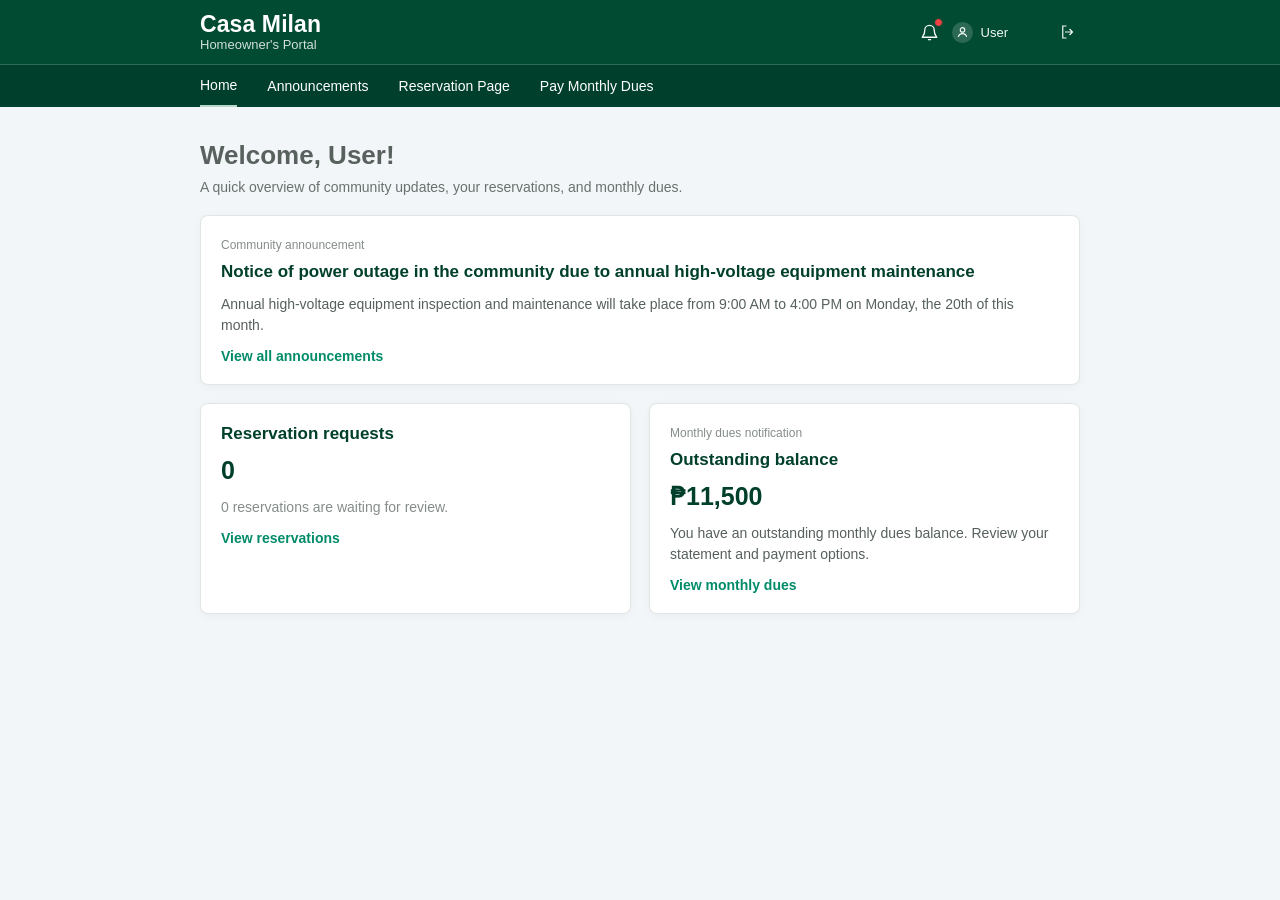
<file: WHOLEPROTOTYPE-main/html/html/homeowner.html>
<!doctype html>
<html lang="en">
<head>
	<meta charset="utf-8">
	<meta name="viewport" content="width=device-width, initial-scale=1">
	<title>Home | Casa Milan Homeowner Portal</title>
	<link rel="stylesheet" href="../../css/css/homeownerpage.css">
	<link rel="stylesheet" href="../../css/css/homeowner-profile.css">
</head>
<body>
	<header class="topbar">
		<div class="topbar-inner">
			<div class="brand" aria-label="Casa Milan Homeowner's Portal">
				<div class="brand-name">Casa Milan</div>
				<div class="brand-subtitle">Homeowner's Portal</div>
			</div>
			<div class="account">
				<span class="icon-button" aria-label="Notifications">
					<svg viewBox="0 0 24 24" width="19" height="19" fill="none" stroke="currentColor" stroke-width="1.7" aria-hidden="true"><path d="M18 9a6 6 0 0 0-12 0c0 7-3 7-3 9h18c0-2-3-2-3-9M10 21h4"/></svg>
					<span class="notification-dot"></span>
				</span>
				<button class="profile-trigger" id="profileTrigger" type="button" aria-label="Open profile" aria-haspopup="dialog" aria-controls="profileDialog" aria-expanded="false">
					<span class="avatar" aria-hidden="true">
						<svg viewBox="0 0 20 20" width="15" height="15" fill="none" stroke="currentColor" stroke-width="1.5"><circle cx="10" cy="6.5" r="3"/><path d="M4.5 16c.5-3 2.5-4.5 5.5-4.5s5 1.5 5.5 4.5"/></svg>
					</span>
					<span class="profile-name">User</span>
				</button>
				<button class="logout" id="logoutBtn" type="button" aria-label="Sign out">
					<svg viewBox="0 0 24 24" width="18" height="18" fill="none" stroke="currentColor" stroke-width="1.6" aria-hidden="true"><path d="M10 4H5v16h5M14 8l4 4-4 4M8 12h10"/></svg>
				</button>
			</div>
		</div>
	</header>

	<nav class="main-nav" aria-label="Main navigation">
		<div class="nav-inner">
			<a class="nav-link" href="homeowner.html" aria-current="page">Home</a>
			<a class="nav-link" href="homeowner-announcements.html">Announcements</a>
			<a class="nav-link" href="homeowner-reservation.html">Reservation Page</a>
			<a class="nav-link" href="statement-of-account.html">Pay Monthly Dues</a>
		</div>
	</nav>

	<main class="dashboard-page">
		<header class="dashboard-heading">
			<h1>Welcome, User!</h1>
			<p>A quick overview of community updates, your reservations, and monthly dues.</p>
		</header>

		<div class="dashboard-grid">
			<section class="dashboard-card dashboard-card-announcement" aria-labelledby="dashboardAnnouncementTitle">
				<p class="dashboard-meta">Community announcement</p>
				<h2 id="dashboardAnnouncementTitle">Notice of power outage in the community due to annual high-voltage equipment maintenance</h2>
				<p>Annual high-voltage equipment inspection and maintenance will take place from 9:00 AM to 4:00 PM on Monday, the 20th of this month.</p>
				<a href="homeowner-announcements.html">View all announcements</a>
			</section>

			<section class="dashboard-card" aria-labelledby="dashboardReservationTitle">
				<h2 id="dashboardReservationTitle">Reservation requests</h2>
				<strong class="dashboard-amount" id="pendingReservationCount">Loading...</strong>
				<p class="dashboard-message" id="pendingReservationMessage" role="status">Checking your pending reservation requests.</p>
				<a href="homeowner-reservation.html">View reservations</a>
			</section>

			<section class="dashboard-card" aria-labelledby="dashboardDuesTitle">
				<p class="dashboard-meta">Monthly dues notification</p>
				<h2 id="dashboardDuesTitle">Outstanding balance</h2>
				<strong class="dashboard-amount">₱11,500</strong>
				<p>You have an outstanding monthly dues balance. Review your statement and payment options.</p>
				<a href="statement-of-account.html">View monthly dues</a>
			</section>
		</div>
	</main>

	<dialog class="profile-dialog" id="profileDialog" aria-labelledby="profileDialogTitle">
		<div class="profile-dialog-header">
			<h2 id="profileDialogTitle">Personal Information</h2>
			<button class="profile-close" id="profileClose" type="button" aria-label="Close profile">×</button>
		</div>
		<div class="profile-summary">
			<span class="profile-large-avatar" aria-hidden="true">
				<svg viewBox="0 0 52 52" width="52" height="52" fill="none" stroke="currentColor" stroke-width="1.7"><circle cx="26" cy="17" r="9"/><path d="M9 43v-4c0-7 6-11 17-11s17 4 17 11v4"/></svg>
			</span>
			<strong class="profile-name-display">Joe Doe</strong>
		</div>
		<div class="profile-options">
			<button class="profile-option" type="button">
				<svg viewBox="0 0 24 24" width="23" height="23" fill="none" stroke="currentColor" stroke-width="1.6" aria-hidden="true"><circle cx="12" cy="7" r="3.5"/><path d="M4.5 21v-2a7.5 7.5 0 0 1 15 0v2"/></svg>
				<span>Personal Information</span>
				<svg class="profile-option-arrow" viewBox="0 0 24 24" width="17" height="17" fill="none" stroke="currentColor" stroke-width="1.7" aria-hidden="true"><path d="M4 12h15M13 6l6 6-6 6"/></svg>
			</button>
			<button class="profile-option" type="button">
				<svg viewBox="0 0 24 24" width="23" height="23" fill="none" stroke="currentColor" stroke-width="1.6" aria-hidden="true"><path d="M12 8.5a3.5 3.5 0 1 0 0 7 3.5 3.5 0 0 0 0-7Z"/><path d="m19.4 15 .1.1a1.8 1.8 0 0 1-2.5 2.5l-.1-.1a1.8 1.8 0 0 0-3 .9v.2a1.8 1.8 0 0 1-3.6 0v-.2a1.8 1.8 0 0 0-3-.9l-.1.1a1.8 1.8 0 0 1-2.5-2.5l.1-.1a1.8 1.8 0 0 0-.9-3h-.2a1.8 1.8 0 0 1 0-3.6h.2a1.8 1.8 0 0 0 .9-3l-.1-.1a1.8 1.8 0 0 1 2.5-2.5l.1.1a1.8 1.8 0 0 0 3-.9v-.2a1.8 1.8 0 0 1 3.6 0v.2a1.8 1.8 0 0 0 3 .9l.1-.1a1.8 1.8 0 0 1 2.5 2.5l-.1.1a1.8 1.8 0 0 0 .9 3h.2a1.8 1.8 0 0 1 0 3.6h-.2a1.8 1.8 0 0 0-.9 3Z"/></svg>
				<span>Change Password</span>
				<svg class="profile-option-arrow" viewBox="0 0 24 24" width="17" height="17" fill="none" stroke="currentColor" stroke-width="1.7" aria-hidden="true"><path d="M4 12h15M13 6l6 6-6 6"/></svg>
			</button>
		</div>
	</dialog>

	<dialog class="logout-dialog" id="logoutDialog" aria-labelledby="logoutDialogTitle">
		<h2 id="logoutDialogTitle">Log out?</h2>
		<p>Are you sure you want to log out?</p>
		<div class="logout-dialog-actions">
			<form method="dialog">
				<button class="logout-cancel" type="submit">Cancel</button>
			</form>
			<button class="logout-confirm" id="confirmLogout" type="button">Log out</button>
		</div>
	</dialog>

	<script>
		const pendingReservationCount = document.getElementById('pendingReservationCount');
		const pendingReservationMessage = document.getElementById('pendingReservationMessage');

		try {
			const bookings = JSON.parse(localStorage.getItem('casa-milan-homeowner-bookings') || '[]');
			if (!Array.isArray(bookings)) throw new TypeError('Saved homeowner bookings must be a list.');

			const pendingCount = bookings.filter((booking) => (
				booking && String(booking.status).toLowerCase() === 'pending'
			)).length;
			pendingReservationCount.textContent = String(pendingCount);
			pendingReservationMessage.textContent = pendingCount === 1
				? '1 reservation is waiting for review.'
				: `${pendingCount} reservations are waiting for review.`;
		} catch (error) {
			console.error('Unable to load pending homeowner reservations.', error);
			pendingReservationCount.textContent = 'Unavailable';
			pendingReservationMessage.textContent = 'Unable to load reservation status right now.';
		}

		const logoutDialog = document.getElementById('logoutDialog');
		document.getElementById('logoutBtn').addEventListener('click', () => logoutDialog.showModal());
		document.getElementById('confirmLogout').addEventListener('click', () => {
			window.location.assign(new URL('Login.html', window.location.href).href);
		});
	</script>
	<script src="../../js/js/homeowner-profile.js" defer></script>
	<script src="../../js/js/homeowner-personal-info.js" defer></script>
</body>
</html>
</file>
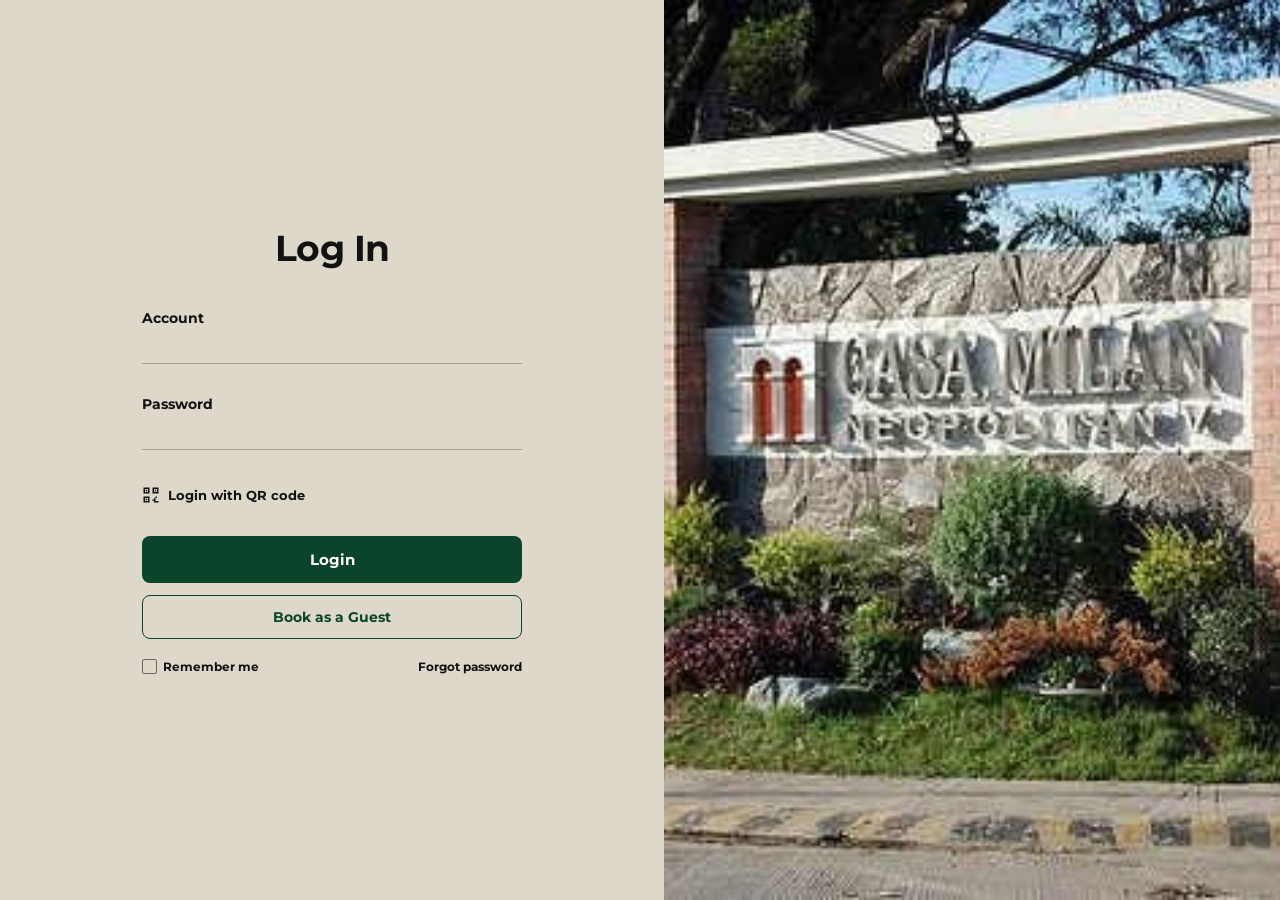
<file: WHOLEPROTOTYPE-main/html/html/Login.html>
<!DOCTYPE html>
<html lang="en">
<head>
    <meta charset="UTF-8">
    <meta name="viewport" content="width=device-width, initial-scale=1.0">
    <title>Login</title>
    <link rel="stylesheet" href="../../css/css/Casa_Milan.css">
    <link rel="preconnect" href="https://fonts.googleapis.com">
    <link rel="preconnect" href="https://fonts.gstatic.com" crossorigin>

    <link href="https://fonts.googleapis.com/css2?family=Montserrat:ital,wght@0,100..900;1,100..900&display=swap" rel="stylesheet">
    <script src="../../js/js/Login.js" defer></script>
    
</head>
<body>

  <div class="split-layout">
    <!-- Left Column: Login Form -->
    <main class="form-pane">
      <div class="form-container">
        <h1 class="page-title">Log In</h1>

        <form action="#" method="POST" autocomplete="off" id="loginForm">
          
          <!-- Account Field -->
          <div class="input-group">
            <label for="account">Account</label>
            <input type="email" id="account" name="account" required />
          </div>

          <!-- Password Field -->
          <div class="input-group">
            <label for="password">Password</label>
            <input type="password" id="password" name="password" required />
          </div>

          <!-- QR Code Option -->
          <a href="#" class="qr-login-link">
            <!-- Inline SVG QR Icon -->
            <svg class="qr-icon" viewBox="0 0 24 24" fill="currentColor">
              <path d="M2 2h8v8H2V2zm2 2v4h4V4H4zm10-2h8v8h-8V2zm2 2v4h4V4h-4zM2 14h8v8H2v-8zm2 2v4h4v-4H4zm14 0h-4v2h2v4h2v-6zm0 6h4v-2h-4v2zm-2-4h-2v2h2v-2zm-2-2h2v2h-2v-2zm6-2h-2v2h2v-2zM5 5h2v2H5V5zm12 0h2v2h-2V5zM5 17h2v2H5v-2z"/>
            </svg>
            <span>Login with QR code</span>
          </a>

          <!-- Submit Button -->
          <button type="submit" class="submit-btn">Login</button>
          <a class="guest-booking-link" href="index.html">Book as a Guest</a>

          <!-- Footer Options -->
          <div class="form-footer">
            <label class="remember-me">
              <input type="checkbox" name="remember" />
              <span class="custom-checkbox"></span>
              <span class="label-text">Remember me</span>
            </label>
            <a href="forgot_password.html" class="forgot-link">Forgot password</a>
          </div>

        </form>
      </div>
    </main>

    <!-- Right Column: Casa Milan Image -->
    <aside class="image-pane" aria-label="Casa Milan gate photo"></aside>
  </div>

</body>
</html>
</file>
<file: WHOLEPROTOTYPE-main/css/css/style.css>
*{
    margin:0px;
    padding:0px;
    box-sizing: border-box;
    font-family:Arial, Helvetica, sans-serif;
}

*[hidden] {
    display: none !important;
}

html {
    scroll-behavior: smooth;
}

body {
    overflow-y: auto;
}

nav{
    position:fixed;
    top:0;
    width:100%;
    background: rgba(3, 67, 39, 1);
    padding: 18px 55px;
    display: flex;
    justify-content: space-between;
    align-items: center;
    z-index: 1000;
}

.logo img {
    display: block;
    width: 72px;
    height: 72px;
    object-fit: contain;
}

.logo {
    display: flex;
    align-items: center;
    gap: 10px;
    color: #ffffff;
    font-size: 15px;
    font-weight: 700;
    line-height: 1.2;
    text-decoration: none;
}

.nav-links {
    display: flex;
    gap: 20px;
}

.nav-links a {
    color: #ffffff;
    text-decoration: none;
}

.hero {
    min-height: 100vh;
    background-image:
        linear-gradient(rgba(0, 0, 0, 0.7), rgba(0, 0, 0, 0.7)),
        url("./images/front_bg.jpeg");
    background-size: cover;
    background-repeat: no-repeat;
    background-position: center;
    display: flex;
    justify-content: center;
    align-items: center;
    text-align: center;
    color: #fff;
    padding-top: 60px;
}

.page-section {
    min-height: 70vh;
    padding: 120px 24px 60px;
    display: flex;
    flex-direction: column;
    justify-content: center;
    align-items: center;
    gap: 16px;
    text-align: center;
}

.page-section:nth-of-type(odd) {
    background: #f2eee7;
    color: #222222;
}

.page-section:nth-of-type(even) {
    background: #f2eee7;
    color: #222222;
}

.hero-content {
    display: flex;
    flex-direction: column;
    align-items: center;
    gap: 20px;
}

.hero h1 {
    max-width: 900px;
    font-size: 64px;
    line-height: 1.1;
    text-shadow: 2px 2px 6px rgba(0, 0, 0, 0.65);
}

.welcome-text {
    font-family: 'Montserrat', Arial, sans-serif;
}

.casa-milan-text {
    display: inline-block;
    color: #b07e01;
    font-family: 'Namdhinggo', Georgia, serif;
    font-size: 82px;
    text-shadow: 1px 1px 2px rgba(0, 0, 0, 0.5);
}

@media (max-width: 600px) {
    .hero h1 {
        font-size: 40px;
    }

    .casa-milan-text {
        font-size: 52px;
    }
}

.hero-buttons {
    display: flex;
    gap: 14px;
    flex-wrap: wrap;
    justify-content: center;
}

.hero-button {
    display: inline-block;
    border: 0;
    border-radius: 6px;
    padding: 14px 24px;
    background: #034327;
    color: #ffffff;
    cursor: pointer;
    font-size: 16px;
    font-weight: 700;
    text-decoration: none;
}

.resident-button {
    border: 0;
    border-radius: 6px;
    padding: 14px 24px;
    background: #034327;
    color: #ffffff;
    cursor: pointer;
    font-size: 16px;
    font-weight: 700;
}

.about-section {
    display: block;
    text-align: left;
}

.about-content {
    width: min(100%, 1200px);
    margin: 0 auto;
    display: grid;
    grid-template-columns: minmax(0, 1fr) minmax(320px, 0.85fr);
    gap: 54px;
    align-items: center;
}

.about-copy h2 {
    margin-bottom: 20px;
    text-align: left;
}

.about-copy p {
    text-align: left;
    width: 100%;
    margin: 0;
    line-height: 1.9;
    font-family: Arial, Helvetica, sans-serif;
}

.about-image {
    width: 100%;
    max-height: 520px;
    object-fit: cover;
    border-radius: 18px;
    box-shadow: 12px 14px 0 rgba(107, 108, 82, 0.45);
}

@media (max-width: 900px) {
    .about-content {
        grid-template-columns: 1fr;
        gap: 30px;
    }

    .about-image {
        max-height: 420px;
    }
}

.events-section {
    padding: 70px 42px;
    background: #f2eee7;
    color: #665f4b;
    padding-top: 24px;
}

.events-section .event-announcement {
    margin-top: 16px;
}

.events-section h2 {
    margin-bottom: 30px;
    font-family: Georgia, serif;
    font-size: 32px;
    font-weight: 400;
    text-shadow: 1px 2px 2px rgba(0, 0, 0, 0.25);
}

.events-grid {
    max-width: 1100px;
    display: grid;
    grid-template-columns: repeat(2, minmax(0, 1fr));
    gap: 32px;
    margin: 0 auto;
}

.amenity-announcement-heading {
    max-width: 1100px;
    margin: 54px auto 22px;
}

.maintenance-announcement {
    width: min(100%, 1100px);
    margin: 0 auto;
    padding: 18px 28px 18px 42px;
    border-left: 24px solid #5654f4;
    border-radius: 0 8px 8px 0;
    background: #ffffff;
    color: #111111;
    box-shadow: 0 3px 8px rgba(74, 45, 29, 0.08);
}

.event-announcement {
    width: min(100%, 1100px);
    margin: 0 auto;
    padding: 18px 28px 18px 42px;
    border-left: 24px solid #c8700c;
    border-radius: 0 8px 8px 0;
    background: #ffffff;
    color: #111111;
    box-shadow: 0 3px 8px rgba(74, 45, 29, 0.08);
}

.maintenance-announcement h3, .event-announcement h3 {
    margin-bottom: 12px;
    font-family: Arial, Helvetica, sans-serif;
    font-size: clamp(24px, 3vw, 32px);
    line-height: 1.15;
}

.maintenance-announcement p, .event-announcement p {
    max-width: 1000px;
    font-size: clamp(16px, 2vw, 20px);
    line-height: 1.35;
}

.event-card {
    overflow: hidden;
    border-radius: 24px;
    box-shadow: -10px 14px 0 rgba(107, 108, 82, 0.55);
}

.event-card img {
    display: block;
    width: 100%;
    height: auto;
    object-fit: contain;
}

@media (max-width: 700px) {
    .events-section {
        padding: 60px 24px;
    }

    .events-grid {
        grid-template-columns: 1fr;
    }

    .maintenance-announcement {
        padding: 18px 18px 18px 22px;
        border-left-width: 12px;
    }
}

.amenities-section {
    min-height: auto;
    padding: 70px 28px;
    background: #f2eee7 !important;
    color: #665f4b;
}

.amenities-intro {
    margin-bottom: 24px;
    font-family: Georgia, serif;
    font-size: 14px;
}

.facilities-title {
    margin-bottom: 12px;
    font-family: Georgia, serif;
    font-size: 34px;
    font-weight: 400;
}

.amenities-grid {
    width: 100%;
    max-width: 1200px;
    display: grid;
    grid-template-columns: repeat(5, minmax(0, 1fr));
    gap: 28px;
}

.amenity-card {
    overflow: hidden;
    border-radius: 28px;
    background: #ebe6cf;
    box-shadow: 0 3px 8px rgba(74, 45, 29, 0.08);
}

.amenity-card a {
    display: block;
    color: #665f4b;
    text-decoration: none;
    transition: transform 0.2s ease, box-shadow 0.2s ease;
}

.amenity-card img {
    display: block;
    width: 100%;
    aspect-ratio: 1 / 1.1;
    object-fit: cover;
}

.amenity-card h3 {
    min-height: 86px;
    display: flex;
    align-items: center;
    justify-content: center;
    padding: 14px 10px;
    font-family: Georgia, serif;
    font-size: 18px;
    font-weight: 400;
    text-align: center;
}

.amenity-card a:hover,
.amenity-card a:focus-visible {
    transform: translateY(-5px);
    box-shadow: 0 8px 16px rgba(74, 45, 29, 0.2);
    outline: none;
}

@media (max-width: 900px) {
    .amenities-grid {
        grid-template-columns: repeat(3, minmax(0, 1fr));
    }
}

@media (max-width: 600px) {
    .amenities-grid {
        grid-template-columns: repeat(2, minmax(0, 1fr));
    }
}

.contact-section {
    min-height: auto;
    padding: 0;
    background: #4a2d1d;
    color: #ffffff;
}

.contact-page-body {
    background: #f2eee7;
}

.contact-page {
    min-height: 100vh;
    padding: 130px 24px 60px;
}

.contact-panel {
    width: min(100%, 1040px);
    margin: 0 auto;
    padding: 38px 48px 42px;
    border-radius: 10px;
    background: #9fa182;
    color: #ffffff;
}

.contact-intro h1,
.contact-details h2 {
    margin: 0;
    color: #ffffff;
    font-size: 48px;
    line-height: 1.1;
    text-shadow: 1px 2px 2px rgba(0, 0, 0, 0.18);
}

.contact-intro p {
    margin: 12px 0 26px;
    font-size: 18px;
}

.inquiry-form {
    display: grid;
    grid-template-columns: minmax(0, 1fr) minmax(0, 1.2fr);
    column-gap: 136px;
    align-items: start;
}

.form-column {
    display: flex;
    flex-direction: column;
    gap: 18px;
}

.form-field {
    display: flex;
    flex-direction: column;
    gap: 7px;
}

.form-field label {
    font-weight: 700;
}

.form-field input,
.form-field textarea {
    width: 100%;
    border: 0;
    border-radius: 6px;
    padding: 9px 12px;
    background: #ffffff;
    color: #222222;
    font: inherit;
}

.form-field input {
    height: 36px;
}

.form-field textarea {
    min-height: 56px;
    resize: vertical;
}

.form-field input:focus,
.form-field textarea:focus {
    outline: 3px solid rgba(255, 255, 255, 0.65);
    outline-offset: 2px;
}

.contact-submit {
    justify-self: start;
    min-width: 100px;
    padding: 10px 24px;
    border: 0;
    border-radius: 5px;
    background: #075b3e;
    color: #ffffff;
    cursor: pointer;
    font: inherit;
    font-family: Georgia, serif;
}

.contact-submit:hover,
.contact-submit:focus-visible {
    background: #06452f;
}

.contact-lower {
    display: grid;
    grid-template-columns: minmax(0, 1fr) minmax(0, 1.2fr);
    gap: 56px;
    align-items: end;
    margin-top: 48px;
}

.contact-details h2 {
    margin-bottom: 24px;
    font-size: 36px;
}

.contact-details dl {
    display: grid;
    gap: 22px;
}

.contact-details dt {
    margin-bottom: 3px;
}

.contact-details dd {
    margin: 0;
    font-size: 17px;
}

.contact-details a {
    color: #ffffff;
}

.contact-map {
    position: relative;
    min-width: 0;
}

.contact-map img {
    display: block;
    width: 100%;
    aspect-ratio: 1.55;
    object-fit: cover;
    border: 5px solid #b57d00;
    border-radius: 22px;
}

.contact-map p {
    position: absolute;
    right: -24px;
    bottom: -22px;
    width: min(88%, 330px);
    margin: 0;
    padding: 14px 18px;
    border: 4px solid #b57d00;
    border-radius: 16px;
    background: #ffffff;
    color: #333333;
    font-size: 14px;
    line-height: 1.35;
    box-shadow: 0 3px 6px rgba(0, 0, 0, 0.2);
}

.contact-map p span {
    color: #1689a0;
    font-size: 20px;
}

@media (max-width: 800px) {
    .contact-panel {
        padding: 30px 24px 38px;
    }

    .inquiry-form,
    .contact-lower {
        grid-template-columns: 1fr;
        gap: 20px;
    }

    .contact-lower {
        margin-top: 42px;
    }

    .contact-map p {
        right: 12px;
    }
}

@media (max-width: 560px) {
    .contact-page {
        padding: 120px 14px 40px;
    }

    .contact-panel {
        padding: 28px 18px 34px;
    }

    .contact-intro h1 {
        font-size: 38px;
    }

    .contact-details h2 {
        font-size: 32px;
    }

    .contact-map p {
        position: static;
        width: 100%;
        margin-top: 12px;
    }
}

.amenity-detail-page {
    min-height: 100vh;
    padding: 150px 24px 80px;
    background: #f2eee7;
    color: #4a2d1d;
}

.amenity-detail {
    width: min(100%, 1040px);
    margin: 0 auto;
    display: grid;
    grid-template-columns: minmax(0, 1.1fr) minmax(280px, 0.9fr);
    gap: 52px;
    align-items: center;
}

.amenity-detail-image {
    width: 100%;
    max-height: 520px;
    object-fit: cover;
    border-radius: 20px;
    box-shadow: -12px 14px 0 rgba(107, 108, 82, 0.55);
}

.amenity-detail-copy h1 {
    margin-bottom: 18px;
    font-family: Georgia, serif;
    font-size: clamp(2.4rem, 5vw, 4.5rem);
    font-weight: 400;
}

.amenity-detail-copy p {
    max-width: 520px;
    margin-bottom: 18px;
    line-height: 1.8;
}

.amenity-detail-rates {
    margin: 24px 0;
    padding: 16px 18px;
    border-left: 4px solid #5654f4;
    background: rgba(255, 255, 255, 0.72);
}

.amenity-detail-rates strong {
    display: block;
    margin-bottom: 8px;
}

.amenity-detail-rates p {
    margin: 4px 0;
    line-height: 1.5;
}

.amenity-detail-copy ul {
    margin: 0 0 28px 20px;
    line-height: 1.8;
}

.amenity-actions {
    display: flex;
    gap: 12px;
    flex-wrap: wrap;
}

.main-hall-page .amenity-detail-page {
    background: #f5f0d9;
}

.main-hall-detail {
    display: block;
    width: min(100%, 555px);
    padding: 24px 30px 15px;
    border-radius: 8px;
    background: #a9ab8c;
    color: #ffffff;
}

.main-hall-rate {
    display: flex;
    justify-content: space-between;
    gap: 20px;
    margin-top: 25px;
}

.main-hall-rate strong {
    display: block;
    font-size: 21px;
    line-height: 1.1;
}

.main-hall-rate small {
    display: block;
    margin-top: 3px;
    font-size: 10px;
}

.main-hall-rate b,
.main-hall-charge b {
    flex: 0 0 auto;
    font-size: 18px;
}

.main-hall-rates {
    margin: 0 0 44px;
    padding: 0;
    border-left: 0;
    background: transparent;
}

.main-hall-rates h2 {
    margin: 30px 0 16px;
    font-size: 21px;
}

.main-hall-charge {
    display: grid;
    grid-template-columns: 1fr 1fr;
    gap: 20px;
    font-size: 20px;
    line-height: 1.15;
}

.main-hall-detail .amenity-detail-image,
.main-hall-detail .amenity-detail-copy ul {
    display: none;
}

.main-hall-detail .amenity-detail-copy h1 {
    margin-bottom: 8px;
    font-family: Arial, Helvetica, sans-serif;
    font-size: 24px;
    font-weight: 700;
}

.main-hall-detail .amenity-detail-copy > p {
    margin-bottom: 7px;
    font-size: 11px;
    line-height: 1.4;
}

.main-hall-detail .amenity-detail-copy {
    display: flex;
    flex-direction: column;
}

.main-hall-detail .back-link {
    align-self: flex-end;
    padding: 10px 30px;
    border: 1px solid #53634f;
    background: #7e9175;
    font-family: Georgia, serif;
    font-size: 11px;
    font-weight: 400;
}

.back-link {
    display: inline-block;
    padding: 12px 18px;
    border-radius: 6px;
    background: #4a2d1d;
    color: #ffffff;
    text-decoration: none;
    font-weight: 700;
}

.back-link:hover,
.back-link:focus-visible {
    background: #665f4b;
}

.reservation-page-body {
    background: #f2eee7;
}

.reservation-page {
    min-height: 100vh;
    padding: 140px 24px 70px;
}

.reservation-panel {
    width: min(100%, 820px);
    margin: 0 auto;
    padding: 46px 56px 54px;
    border-radius: 12px;
    background: #9fa182;
    color: #ffffff;
}

.reservation-heading {
    margin-bottom: 32px;
}

.reservation-eyebrow {
    margin-bottom: 10px;
    font-size: 14px;
    font-weight: 700;
    letter-spacing: 0.08em;
    text-transform: uppercase;
}

.reservation-heading h1 {
    margin-bottom: 12px;
    font-size: 44px;
    line-height: 1.1;
}

.reservation-heading > p:not(.reservation-eyebrow):not(.selected-amenity) {
    font-size: 18px;
}

.selected-amenity {
    margin-top: 16px;
    font-weight: 700;
}

.reservation-form {
    display: grid;
    grid-template-columns: repeat(2, minmax(0, 1fr));
    gap: 22px 28px;
}

.reservation-field {
    display: flex;
    flex-direction: column;
    gap: 7px;
}

.reservation-field-email {
    grid-column: 1 / -1;
}

.reservation-field label {
    font-weight: 700;
}

.reservation-field input {
    width: 100%;
    height: 42px;
    padding: 9px 12px;
    border: 0;
    border-radius: 6px;
    background: #ffffff;
    color: #222222;
    font: inherit;
}

.reservation-field select {
    width: 100%;
    height: 42px;
    padding: 9px 12px;
    border: 0;
    border-radius: 6px;
    background: #ffffff;
    color: #222222;
    font: inherit;
}

.reservation-field input:focus {
    outline: 3px solid rgba(255, 255, 255, 0.7);
    outline-offset: 2px;
}

.reservation-field input[type="date"],
.reservation-field input[type="time"] {
    color-scheme: light;
}

.reservation-field select:focus {
    outline: 3px solid rgba(255, 255, 255, 0.7);
    outline-offset: 2px;
}

.reservation-submit {
    justify-self: start;
    padding: 12px 22px;
    border: 0;
    border-radius: 5px;
    background: #075b3e;
    color: #ffffff;
    cursor: pointer;
    font: inherit;
    font-family: Georgia, serif;
    font-weight: 700;
}

.reservation-submit:hover,
.reservation-submit:focus-visible {
    background: #06452f;
}

.reservation-back {
    justify-self: start;
    padding: 12px 22px;
    border: 1px solid #075b3e;
    border-radius: 5px;
    background: transparent;
    color: #075b3e;
    cursor: pointer;
    text-decoration: none;
    font: inherit;
    font-family: Georgia, serif;
    font-weight: 700;
}

.reservation-back:hover,
.reservation-back:focus-visible {
    background: rgba(255, 255, 255, 0.45);
}

.schedule-page-body {
    min-height: 100vh;
    overflow-x: hidden;
    background: #ffffff;
    color: #263653;
}

.schedule-page {
    width: min(100%, 760px);
    min-height: 100vh;
    margin: 132px auto 24px;
    padding: 20px 32px 18px;
    border: 1px solid #dfe2e5;
    border-radius: 12px;
}

.schedule-header {
    display: flex;
    align-items: flex-start;
    gap: 42px;
    margin-bottom: 25px;
}

.schedule-header-back {
    color: #1e3b68;
    font-size: 34px;
    line-height: 1;
    text-decoration: none;
}

.schedule-header h1 {
    font-size: 25px;
    line-height: 1;
}

.schedule-header p {
    margin-top: 3px;
    font-size: 10px;
    font-weight: 700;
}

.schedule-calendar {
    border-bottom: 1px solid #edf0f2;
    padding-bottom: 22px;
}

.schedule-month-controls {
    display: grid;
    grid-template-columns: 1fr auto 1fr;
    align-items: center;
    margin: 0 auto 25px;
    max-width: 190px;
}

.schedule-month-controls h2 {
    min-width: 130px;
    text-align: center;
    font-size: 13px;
}

.month-button {
    border: 0;
    background: transparent;
    color: #111111;
    cursor: pointer;
    font-size: 30px;
    line-height: 1;
}

.month-button:first-child {
    justify-self: start;
}

.month-button:last-child {
    justify-self: end;
}

.month-button:disabled {
    color: #c7cccf;
    cursor: default;
}

.calendar-weekdays,
.calendar-grid {
    display: grid;
    grid-template-columns: repeat(7, 1fr);
    text-align: center;
}

.calendar-weekdays {
    margin-bottom: 19px;
    font-size: 12px;
    font-weight: 700;
    text-transform: uppercase;
}

.calendar-grid {
    row-gap: 13px;
}

.calendar-day {
    justify-self: center;
    width: 40px;
    height: 40px;
    border: 0;
    border-radius: 50%;
    background: transparent;
    color: #263653;
    cursor: pointer;
    font: inherit;
    font-size: 13px;
}

.calendar-day:hover,
.calendar-day:focus-visible,
.calendar-day-selected {
    background: #168d77;
    color: #ffffff;
}

.calendar-day-today {
    background: #4f92e5;
    color: #ffffff;
}

.calendar-day-selected.calendar-day-today {
    background: #168d77;
}

.calendar-day-past {
    color: #c4cacc;
    cursor: default;
}

.calendar-day-past:hover {
    background: transparent;
    color: #c4cacc;
}

.schedule-form {
    display: block;
    padding-top: 18px;
}

.duration-field {
    display: block;
    position: relative;
}

.duration-field select {
    width: 100%;
    height: 52px;
    padding: 0 26px;
    border: 1px solid #dfe2e5;
    border-radius: 7px;
    appearance: auto;
    background: #ffffff;
    color: #263653;
    font-size: 12px;
    font-weight: 700;
}

.time-slots {
    display: grid;
    grid-template-columns: repeat(2, minmax(0, 1fr));
    gap: 29px;
    margin-top: 38px;
}

.time-slot {
    min-height: 40px;
    border: 0;
    border-radius: 6px;
    cursor: pointer;
    font-size: 10px;
    font-weight: 700;
}

.time-slot-available {
    background: #d4f8e2;
    color: #069b79;
}

.time-slot-maintenance {
    background: #f8e8e8;
    color: #ed1111;
    cursor: not-allowed;
}

.time-slot-selected {
    outline: 3px solid #168d77;
    outline-offset: 2px;
}

.time-slot-available:hover,
.time-slot-available:focus-visible {
    background: #b8f0d0;
}

.schedule-legend {
    display: flex;
    flex-direction: column;
    gap: 1px;
    margin-top: 41px;
    font-size: 12px;
    font-weight: 700;
}

.schedule-legend strong {
    margin-bottom: 10px;
    color: #069b79;
}

.legend-available { color: #069b79; }
.legend-booked { color: #666666; }
.legend-maintenance { color: #ed1111; }
.legend-today { color: #1e3b68; }

.schedule-actions {
    display: flex;
    justify-content: flex-end;
    gap: 13px;
    margin-top: 29px;
}

.schedule-back-button,
.schedule-next-button {
    display: inline-flex;
    align-items: center;
    justify-content: center;
    width: 123px;
    min-height: 48px;
    border-radius: 5px;
    font-family: Georgia, serif;
    font-size: 14px;
    font-weight: 400;
    text-decoration: none;
}

.schedule-back-button {
    border: 1px solid #8f9996;
    background: #b8c7c2;
    color: #ffffff;
}

.schedule-next-button {
    border: 0;
    background: #005033;
    color: #ffffff;
    cursor: pointer;
}

.schedule-back-button:hover,
.schedule-next-button:hover,
.schedule-next-button:focus-visible {
    filter: brightness(0.92);
}

.sr-only {
    position: absolute;
    width: 1px;
    height: 1px;
    padding: 0;
    margin: -1px;
    overflow: hidden;
    clip: rect(0, 0, 0, 0);
    white-space: nowrap;
    border: 0;
}

.payment-page-body {
    min-height: 100vh;
    overflow-x: hidden;
    background: #ffffff;
    color: #263653;
}

.payment-page [hidden] {
    display: none !important;
}

.payment-page {
    width: min(100% - 32px, 940px);
    min-height: calc(100vh - 156px);
    margin: 132px auto 24px;
    padding: 25px 32px 34px;
    border: 1px solid #dfe2e5;
    border-radius: 12px;
}

.payment-header {
    display: flex;
    align-items: flex-start;
    gap: 30px;
    margin-bottom: 28px;
}

.payment-header h1 {
    font-size: 25px;
    line-height: 1;
}

.payment-header p {
    margin-top: 5px;
    font-size: 12px;
}

.payment-layout {
    display: grid;
    grid-template-columns: minmax(0, 0.9fr) minmax(0, 1.1fr);
    gap: 28px;
    align-items: start;
}

.booking-summary,
.payment-methods {
    padding: 24px;
    border: 1px solid #dfe2e5;
    border-radius: 8px;
}

.booking-summary h2,
.payment-methods h2 {
    margin-bottom: 20px;
    font-size: 18px;
}

.summary-row,
.summary-total {
    display: flex;
    justify-content: space-between;
    gap: 20px;
    padding: 12px 0;
    border-bottom: 1px solid #edf0f2;
    font-size: 13px;
}

.summary-row span {
    color: #66717c;
}

.summary-row strong {
    text-align: right;
}

.summary-total {
    margin-top: 14px;
    padding-top: 18px;
    border-top: 2px solid #005033;
    border-bottom: 0;
    color: #005033;
    font-size: 16px;
    font-weight: 700;
}

.payment-field {
    display: block;
    margin-top: 16px;
    color: #263653;
    font-size: 12px;
    font-weight: 700;
}

.payment-field input,
.payment-field select,
.payment-details > input,
.payment-card-row input {
    width: 100%;
    height: 42px;
    margin-top: 7px;
    padding: 8px 12px;
    border: 1px solid #dfe2e5;
    border-radius: 5px;
    background: #ffffff;
    color: #263653;
    font: inherit;
}

.payment-method-options {
    display: grid;
    grid-template-columns: repeat(2, 1fr);
    gap: 12px;
    margin-bottom: 20px;
}

.payment-method-option {
    display: flex;
    align-items: center;
    gap: 8px;
    padding: 14px;
    border: 1px solid #dfe2e5;
    border-radius: 6px;
    cursor: pointer;
    font-size: 13px;
    font-weight: 700;
}

.payment-method-option:has(input:checked) {
    border-color: #168d77;
    background: #effaf5;
}

.payment-details h3 {
    margin: 0 0 14px;
    font-size: 15px;
    text-align: center;
}

.sample-qr-art {
    position: relative;
    width: min(100%, 190px);
    aspect-ratio: 1;
    margin: 0 auto;
    overflow: hidden;
    border: 8px solid #ffffff;
    outline: 1px solid #dfe2e5;
    background-color: #ffffff;
    background-image: repeating-conic-gradient(#17251d 0% 25%, #ffffff 0% 50%);
    background-size: 16px 16px;
}

.sample-qr-finder {
    position: absolute;
    width: 42px;
    height: 42px;
    border: 7px solid #17251d;
    background: #ffffff;
    box-shadow: inset 0 0 0 7px #ffffff, inset 0 0 0 14px #17251d;
}

.sample-qr-finder:nth-child(1) {
    top: 4px;
    left: 4px;
}

.sample-qr-finder:nth-child(2) {
    top: 4px;
    right: 4px;
}

.sample-qr-finder:nth-child(3) {
    bottom: 4px;
    left: 4px;
}

.sample-qr-label {
    margin-top: 14px;
    color: #9d3d27;
    font-size: 11px;
    font-weight: 700;
    text-align: center;
}

.payment-note {
    margin-top: 12px;
    color: #66717c;
    font-size: 12px;
    line-height: 1.5;
}

.payment-submit {
    width: 100%;
    min-height: 48px;
    margin-top: 24px;
    border: 0;
    border-radius: 5px;
    background: #005033;
    color: #ffffff;
    cursor: pointer;
    font-family: Georgia, serif;
    font-size: 14px;
}

.payment-submit:hover,
.payment-submit:focus-visible {
    background: #06452f;
}

.success-page-body {
    min-height: 100vh;
    background: #a9ab8c;
    color: #263653;
}

.success-page {
    width: min(100% - 32px, 705px);
    margin: 132px auto 14px;
}

.confirmation-card {
    min-height: 605px;
    padding: 36px 94px 22px;
    background: #ffffff;
}

.confirmation-icon {
    display: grid;
    place-items: center;
    width: 100%;
    height: 94px;
    margin-bottom: 15px;
    border: 1px solid #111111;
    border-radius: 12px;
    background: #99e5d8;
    color: #168d77;
    font-size: 47px;
    line-height: 1;
}

.confirmation-card h1 {
    text-align: center;
    font-size: 24px;
}

.confirmation-message {
    margin-top: 10px;
    color: #586b87;
    font-size: 11px;
    font-weight: 700;
    line-height: 1.35;
    text-align: center;
}

.confirmation-details {
    margin-top: 58px;
}

.confirmation-details div {
    display: flex;
    justify-content: space-between;
    gap: 20px;
    min-height: 38px;
    padding: 11px 0;
    border-bottom: 1px solid #b9b9b9;
    font-size: 11px;
}

.confirmation-details dt {
    font-weight: 700;
}

.confirmation-details dd {
    font-weight: 700;
    text-align: right;
}

.confirmation-note {
    margin-top: 85px;
    color: #586b87;
    font-size: 11px;
    font-weight: 700;
    text-align: center;
}

.success-actions {
    display: grid;
    grid-template-columns: 1fr 1fr;
    gap: 18px;
    margin: 15px auto 0;
    width: min(100% - 280px, 460px);
}

.save-image-button,
.home-button {
    display: inline-flex;
    align-items: center;
    justify-content: center;
    min-height: 58px;
    border-radius: 5px;
    font-family: Georgia, serif;
    font-size: 16px;
    text-decoration: none;
}

.save-image-button {
    gap: 14px;
    border: 1px solid #56645c;
    background: #7e9175;
    color: #ffffff;
    cursor: pointer;
}

.save-image-button span {
    font-family: Arial, sans-serif;
    font-size: 26px;
}

.home-button {
    background: #005033;
    color: #ffffff;
}

.save-image-button:hover,
.home-button:hover,
.save-image-button:focus-visible,
.home-button:focus-visible {
    filter: brightness(0.92);
}

@media (max-width: 600px) {
    .reservation-page {
        padding: 120px 14px 40px;
    }

    .reservation-panel {
        padding: 32px 22px 38px;
    }

    .reservation-heading h1 {
        font-size: 36px;
    }

    .reservation-form {
        grid-template-columns: 1fr;
        gap: 18px;
    }

    .reservation-field-email {
        grid-column: auto;
    }

    .schedule-page {
        margin-top: 122px;
        padding: 18px 18px 16px;
    }

    .schedule-header {
        gap: 24px;
    }

    .calendar-day {
        width: 35px;
        height: 35px;
    }

    .time-slots {
        gap: 14px;
    }

    .schedule-actions {
        position: sticky;
        bottom: 0;
        padding-top: 12px;
        background: #ffffff;
    }

    .payment-page {
        width: calc(100% - 20px);
        margin-top: 122px;
        padding: 18px 14px 24px;
    }

    .payment-layout {
        grid-template-columns: 1fr;
    }

    .booking-summary,
    .payment-methods {
        padding: 18px;
    }


    .success-page {
        width: calc(100% - 20px);
        margin-top: 122px;
    }

    .confirmation-card {
        padding: 24px 22px 22px;
    }

    .confirmation-details {
        margin-top: 42px;
    }

    .confirmation-note {
        margin-top: 55px;
    }

    .success-actions {
        width: 100%;
        gap: 10px;
    }

    .save-image-button,
    .home-button {
        font-size: 14px;
    }
}

@media (max-width: 700px) {
    .amenity-detail-page {
        padding-top: 130px;
    }

    .amenity-detail {
        grid-template-columns: 1fr;
        gap: 34px;
    }
}

.contact-footer {
    width: 100%;
    display: grid;
    grid-template-columns: 1.2fr 1.4fr 1.2fr 0.9fr;
    gap: 28px;
    align-items: flex-start;
    padding: 30px 52px 28px;
}

.footer-brand,
.footer-info,
.footer-contacts,
.footer-copy {
    display: flex;
    flex-direction: column;
    justify-content: flex-start;
    gap: 8px;
    color: #ffffff;
    background: transparent;
    border-radius: 0;
    padding: 0;
    min-height: auto;
}

.footer-brand h3 {
    font-size: clamp(2rem, 2.6vw, 3rem);
    font-weight: 700;
    line-height: 1.05;
    margin: 0;
    color: #382102;
}

.footer-brand p,
.footer-info p,
.footer-contacts p,
.footer-copy p {
    margin: 0;
    line-height: 1.5;
    font-size: 1rem;
    color: #382102;
}

.footer-brand p {
    font-size: 1.15rem;
    line-height: 1.3;
}

.footer-info,
.footer-contacts,
.footer-copy {
    text-align: left;
    justify-content: center;
}

.footer-copy {
    justify-content: flex-start;
}

@media (max-width: 900px) {
    .contact-section {
        padding: 0;
    }

    .contact-footer {
        grid-template-columns: 1fr 1fr;
        padding: 28px 24px;
    }
}

@media (max-width: 560px) {
    .contact-footer {
        grid-template-columns: 1fr;
        text-align: center;
        padding: 24px 18px;
    }

    .footer-brand,
    .footer-info,
    .footer-contacts,
    .footer-copy {
        min-height: auto;
    }

    .footer-info,
    .footer-contacts,
    .footer-copy {
        text-align: center;
    }
}
    .footer-info,
    .footer-contacts,
    .footer-copy {
        min-height: auto;
    }

    .footer-info,
    .footer-contacts,
    .footer-copy {
        text-align: center;
    }
</file>
<file: WHOLEPROTOTYPE-main/css/css/Casa_Milan.css>
/* Base Reset & Variables */
* {
  margin: 0;
  padding: 0;
  box-sizing: border-box;
}

:root {
  --bg-sand: #ded8cb;
  --dark-green: #0a442b;
  --dark-green-hover: #073521;
  --text-dark: #121212;
  --border-line: #a6a195;
  --font-family: 'Montserrat', -apple-system, BlinkMacSystemFont, sans-serif;
}

html, body {
  height: 100%;
  width: 100%;
  font-family: var(--font-family);
  background-color: var(--bg-sand);
  color: var(--text-dark);
}

/* 50 / 50 Split Layout */
.split-layout {
  display: flex;
  width: 100vw;
  min-height: 100vh;
}

/* Left Form Pane */
.form-pane {
  flex: 1;
  display: flex;
  justify-content: center;
  align-items: center;
  background-color: var(--bg-sand);
  padding: 40px 24px;
}

.form-container {
  width: 100%;
  max-width: 380px;
}

/* Page Title */
.page-title {
  font-size: 2.25rem;
  font-weight: 700;
  text-align: center;
  margin-bottom: 2.5rem;
  letter-spacing: -0.5px;
}

/* Page Subtitle */
.page-subtitle{
  font-size: 0.9rem;
  font-weight: 600;
  margin-bottom: 4.5rem;
  letter-spacing: -0.1px;
}

/* Underlined Input Fields */
.input-group {
  margin-bottom: 2rem;
}

.input-group label {
  display: block;
  font-size: 0.85rem;
  font-weight: 700;
  margin-bottom: 6px;
  color: var(--text-dark);
}

.input-group input {
  width: 100%;
  border: none;
  border-bottom: 1.5px solid var(--border-line);
  background: transparent;
  outline: none;
  font-size: 1rem;
  font-weight: 600;
  color: var(--text-dark);
  padding: 4px 0 8px 0;
  font-family: var(--font-family);
  transition: border-color 0.2s ease;
}

.input-group input:focus {
  border-bottom-color: var(--text-dark);
}

/* QR Code Login Link */
.qr-login-link {
  display: inline-flex;
  align-items: center;
  gap: 8px;
  text-decoration: none;
  color: var(--text-dark);
  font-size: 0.8rem;
  font-weight: 700;
  margin-top: 0.25rem;
  margin-bottom: 2rem;
  transition: opacity 0.2s;
}

.qr-login-link:hover {
  opacity: 0.75;
}

.qr-icon {
  width: 18px;
  height: 18px;
}

/* Primary Green Login Button */
.submit-btn {
  width: 100%;
  background-color: var(--dark-green);
  color: #ffffff;
  border: none;
  border-radius: 8px;
  padding: 14px 20px;
  font-size: 0.95rem;
  font-weight: 700;
  font-family: var(--font-family);
  cursor: pointer;
  transition: background-color 0.2s ease, transform 0.05s ease;
}

.submit-btn:hover {
  background-color: var(--dark-green-hover);
}

.submit-btn:active {
  transform: scale(0.99);
}

.guest-booking-link {
  display: block;
  width: 100%;
  margin-top: 0.75rem;
  padding: 12px 20px;
  border: 1.5px solid var(--dark-green);
  border-radius: 8px;
  color: var(--dark-green);
  font-size: 0.9rem;
  font-weight: 700;
  text-align: center;
  text-decoration: none;
  transition: background-color 0.2s ease, color 0.2s ease;
}

.guest-booking-link:hover,
.guest-booking-link:focus-visible {
  background-color: var(--dark-green);
  color: #ffffff;
}

/* Footer: Remember Me & Forgot Password */
.form-footer {
  display: flex;
  justify-content: space-between;
  align-items: center;
  margin-top: 1.25rem;
  font-size: 0.75rem;
  font-weight: 700;
}

/* Custom Styled Checkbox */
.remember-me {
  display: inline-flex;
  align-items: center;
  gap: 6px;
  cursor: pointer;
  user-select: none;
}

.remember-me input {
  position: absolute;
  opacity: 0;
  cursor: pointer;
  height: 0;
  width: 0;
}

.custom-checkbox {
  width: 15px;
  height: 15px;
  border: 1.5px solid #6b675e;
  background-color: transparent;
  display: inline-block;
  border-radius: 2px;
  position: relative;
}

.remember-me input:checked ~ .custom-checkbox {
  background-color: var(--dark-green);
  border-color: var(--dark-green);
}

.remember-me input:checked ~ .custom-checkbox::after {
  content: "";
  position: absolute;
  left: 4px;
  top: 1px;
  width: 3px;
  height: 7px;
  border: solid white;
  border-width: 0 2px 2px 0;
  transform: rotate(45deg);
}

.forgot-link {
  color: var(--text-dark);
  text-decoration: none;
  transition: opacity 0.2s;
}

.forgot-link:hover {
  opacity: 0.75;
}

/* Right Side Image Pane */
.image-pane {
  flex: 1;
  background-image: url('../../picture/casa milan.jpg');
  background-size: cover;
  background-position: center center;
  background-repeat: no-repeat;
  min-height: 100vh;
}



/* Forgot Password*/
.back-to-login-link{
  color: var(--text-dark);
  text-decoration: none;
  transition: opacity 0.2s;
  text-align: center;

}

.back-to-login-link:hover {
  opacity: 0.75;
}




/* Responsive adjustment for mobile screens */
@media (max-width: 820px) {
  .split-layout {
    flex-direction: column;
  }
  .image-pane {
    display: block;
    order: -1;
    flex: none;
    min-height: 220px;
  }
  .form-pane {
    min-height: auto;
  }
}
</file>
<file: WHOLEPROTOTYPE-main/css/css/homeownerpage.css>
:root {
	color-scheme: light;
	--green: #004b32;
	--green-dark: #003f2b;
	--green-accent: #008b69;
	--ink: #56605d;
	--muted: #858d8a;
	--line: #aab2af;
	--page: #f3f6f8;
	--white: #fff;
	--emergency: #ed5b5b;
}

* { box-sizing: border-box; }

body {
	margin: 0;
	min-width: 320px;
	background: var(--page);
	color: var(--ink);
	font-family: "Segoe UI", "Trebuchet MS", sans-serif;
	font-size: 14px;
}

button, a { font: inherit; }

.topbar {
	height: 65px;
	color: var(--white);
	background: var(--green);
	border-bottom: 1px solid rgba(255,255,255,.18);
}

.topbar-inner, .nav-inner {
	width: min(880px, calc(100% - 48px));
	height: 100%;
	margin: 0 auto;
	display: flex;
	align-items: center;
}

.brand { line-height: 1.12; }
.brand-name { font-size: 23px; font-weight: 600; letter-spacing: .1px; }
.brand-subtitle { color: #d1dfd9; font-size: 13px; }

.account {
	display: flex;
	align-items: center;
	gap: 10px;
	margin-left: auto;
	color: #f4f8f6;
	font-size: 13px;
}

.icon-button, .avatar, .logout {
	position: relative;
	display: grid;
	place-items: center;
	width: 24px;
	height: 28px;
	color: inherit;
}

.logout {
	margin-left: 38px;
	padding: 0;
	border: 0;
	background: transparent;
	cursor: pointer;
}

.logout:focus-visible {
	outline: 2px solid currentColor;
	outline-offset: 3px;
}

.avatar {
	width: 21px;
	height: 21px;
	border-radius: 50%;
	background: rgba(255,255,255,.17);
}

.notification-dot {
	position: absolute;
	width: 9px;
	height: 9px;
	border: 1px solid var(--green);
	border-radius: 50%;
	background: #ef3f43;
}

.notification-dot { top: 0; right: -1px; }
.main-nav {
	height: 42px;
	background: var(--green-dark);
	color: var(--white);
}

.nav-inner {
	gap: 30px;
	overflow-x: auto;
	white-space: nowrap;
}
.nav-link {
	height: 100%;
	display: inline-flex;
	align-items: center;
	gap: 9px;
	color: inherit;
	text-decoration: none;
	font-size: 14px;
}
.nav-link:hover, .nav-link:focus-visible, .nav-link[aria-current="page"] {
	border-bottom: 2px solid #b8d7ca;
}

main {
	width: min(880px, calc(100% - 48px));
	margin: 28px auto 14px;
}

.page-heading { margin: 0 0 8px 35px; }
h1 {
	margin: 0;
	color: #58615e;
	font-size: 22px;
	line-height: 1.3;
	font-weight: 650;
}
.intro {
	margin: 5px 0 0;
	color: #68716e;
	font-size: 10px;
}

.announcement-panel {
	min-height: 480px;
	padding: 0 32px 32px;
	background: var(--white);
}

.tabs {
	display: flex;
	align-items: stretch;
	gap: 34px;
	height: 39px;
	border-bottom: 1px solid #e2e7e5;
}

.tab {
	position: relative;
	display: inline-flex;
	align-items: center;
	padding: 0 2px;
	border: 0;
	background: transparent;
	color: #727976;
	cursor: pointer;
	white-space: nowrap;
	font-size: 10px;
}
.tab[aria-selected="true"] { color: #007c5e; }
.tab[aria-selected="true"]::after {
	position: absolute;
	right: 0;
	bottom: 0;
	left: 0;
	height: 2px;
	background: var(--green-accent);
	content: "";
}

.announcement-list { display: grid; gap: 14px; padding-top: 0; }
.announcement {
	min-height: 124px;
	border: 1px solid #929b98;
	background: var(--white);
}

.announcement-body { padding: 7px 20px 8px; }
.badge {
	display: inline-block;
	margin-bottom: 7px;
	padding: 3px 8px 4px;
	border-radius: 8px;
	background: var(--emergency);
	color: var(--white);
	font-size: 14px;
	line-height: 1.1;
	font-weight: 600;
}

.announcement h2 {
	margin: 0 0 7px;
	color: #59625f;
	font-size: 14px;
	line-height: 1.35;
	font-weight: 650;
}

.announcement p {
	max-width: 680px;
	margin: 0;
	color: #858c89;
	font-size: 10px;
	line-height: 1.35;
}

.byline {
	padding: 8px 20px;
	border-top: 1px dashed #dfe4e2;
	color: #858c89;
	font-size: 10px;
}

.empty-state {
	display: none;
	padding: 42px 12px;
	color: var(--muted);
	text-align: center;
	font-size: 13px;
}

.dashboard-page { margin-top: 32px; }
.dashboard-heading { margin: 0 0 20px; }
.dashboard-heading h1 { font-size: 26px; }
.dashboard-heading p {
	margin: 6px 0 0;
	color: #68716e;
}
.dashboard-grid {
	display: grid;
	grid-template-columns: repeat(2, minmax(0, 1fr));
	gap: 18px;
}
.dashboard-card {
	min-width: 0;
	padding: 20px;
	border: 1px solid #e0e6e3;
	border-radius: 8px;
	background: var(--white);
	box-shadow: 0 2px 8px rgba(0,0,0,.04);
}
.dashboard-card h2 {
	margin: 0 0 12px;
	color: var(--green-dark);
	font-size: 17px;
}
.dashboard-card p { margin: 0 0 12px; line-height: 1.5; }
.dashboard-card .dashboard-meta {
	margin-bottom: 8px;
	color: var(--muted);
	font-size: 12px;
}
.dashboard-card a {
	display: inline-block;
	color: var(--green-accent);
	font-weight: 600;
	text-decoration: none;
}
.dashboard-card a:hover, .dashboard-card a:focus-visible { text-decoration: underline; }
.dashboard-card .dashboard-amount {
	display: block;
	margin: 4px 0 12px;
	color: var(--green-dark);
	font-size: 25px;
}
.dashboard-card-announcement { grid-column: 1 / -1; }
.dashboard-message { color: var(--muted); }

.logout-dialog {
	width: min(360px, calc(100% - 32px));
	padding: 24px;
	border: 0;
	border-radius: 10px;
	color: var(--ink);
	box-shadow: 0 12px 32px rgba(0,0,0,.2);
}

.logout-dialog::backdrop {
	background: rgba(0,0,0,.4);
}

.logout-dialog h2 {
	margin: 0 0 8px;
	color: var(--green-dark);
	font-size: 18px;
}

.logout-dialog p {
	margin: 0 0 22px;
}

.logout-dialog-actions {
	display: flex;
	justify-content: flex-end;
	gap: 10px;
}

.logout-dialog-actions form { margin: 0; }

.logout-dialog-actions button {
	min-height: 36px;
	padding: 0 14px;
	border: 1px solid var(--line);
	border-radius: 6px;
	background: var(--white);
	color: var(--ink);
	cursor: pointer;
}

.logout-dialog-actions .logout-confirm {
	border-color: var(--green);
	background: var(--green);
	color: var(--white);
}

@media (max-width: 600px) {
	.topbar-inner, .nav-inner, main { width: calc(100% - 28px); }
	.brand-name { font-size: 20px; }
	.account { gap: 6px; }
	.logout { margin-left: 10px; }
	.nav-inner { gap: 22px; }
	main { margin-top: 22px; }
	.page-heading { margin-left: 4px; }
	.intro { max-width: 500px; line-height: 1.45; }
	.announcement-panel { padding: 0 12px 20px; }
	.tabs { gap: clamp(12px, 5vw, 28px); overflow-x: auto; }
	.tab { font-size: 9px; }
	.announcement-body { padding-right: 12px; padding-left: 12px; }
	.announcement h2 { font-size: 13px; }
	.byline { padding-right: 12px; padding-left: 12px; }
	.dashboard-page { margin-top: 22px; }
	.dashboard-grid { grid-template-columns: 1fr; gap: 12px; }
	.dashboard-card-announcement { grid-column: auto; }
}

@media (max-width: 380px) {
	.account { font-size: 12px; }
	.nav-inner { gap: 16px; }
	.tabs { gap: 16px; }
}
</file>
<file: WHOLEPROTOTYPE-main/css/css/homeowner-profile.css>
.profile-trigger {
	display: inline-flex;
	align-items: center;
	gap: 8px;
	padding: 0;
	border: 0;
	background: transparent;
	color: inherit;
	font-size: inherit;
	cursor: pointer;
}

.profile-trigger:focus-visible {
	outline: 2px solid currentColor;
	outline-offset: 3px;
}

.profile-dialog {
	position: fixed;
	top: 0;
	right: 0;
	left: auto;
	width: min(362px, 100vw);
	height: min(416px, 100vh);
	max-width: none;
	max-height: none;
	margin: 0;
	padding: 0;
	overflow: hidden;
	border: 0;
	background: #fff;
	color: #5b635f;
	box-shadow: -8px 8px 26px rgba(0,0,0,.14);
	font-family: "Segoe UI", "Trebuchet MS", sans-serif;
}

.profile-dialog-header {
	position: relative;
	display: flex;
	height: 40px;
	align-items: center;
	justify-content: center;
}

.profile-dialog-header h2 {
	margin: 0;
	font-size: 13px;
	font-weight: 600;
}

.profile-close {
	position: absolute;
	top: 6px;
	right: 7px;
	display: grid;
	width: 24px;
	height: 24px;
	place-items: center;
	padding: 0;
	border: 0;
	background: transparent;
	color: #353a3a;
	font-size: 19px;
	line-height: 1;
	cursor: pointer;
}

.profile-summary {
	display: flex;
	height: 129px;
	flex-direction: column;
	align-items: center;
	justify-content: flex-start;
	border-bottom: 1px dashed #bfc4c2;
}

.profile-large-avatar {
	display: grid;
	width: 84px;
	height: 84px;
	place-items: center;
	border-radius: 50%;
	background: #dedede;
	color: #282c2c;
}

.profile-name-display {
	margin-top: 7px;
	font-size: 14px;
	font-weight: 600;
}

.profile-options { display: grid; }

.profile-option {
	display: grid;
	width: 100%;
	height: 81px;
	grid-template-columns: 24px minmax(0, 1fr) 16px;
	align-items: center;
	gap: 14px;
	padding: 0 74px;
	border: 0;
	border-bottom: 1px dashed #bfc4c2;
	background: #fff;
	color: #5b635f;
	font-size: 13px;
	font-weight: 600;
	text-align: left;
	cursor: pointer;
}

.profile-option:hover,
.profile-option:focus-visible { background: #f7f8f8; }

.profile-option-arrow { color: #616967; }

.personal-info-dialog {
	width: min(920px, calc(100vw - 32px));
	max-width: none;
	max-height: 92vh;
	margin: auto;
	padding: 18px;
	overflow-y: auto;
	border: 0;
	border-radius: 16px;
	background: #fff;
	color: #303936;
	box-shadow: 0 16px 42px rgba(0,0,0,.24);
	font-family: "Segoe UI", "Trebuchet MS", sans-serif;
}

.personal-info-dialog::backdrop { background: rgba(15, 25, 21, .48); }
.personal-info-header,
.personal-info-section-heading {
	display: flex;
	align-items: center;
	justify-content: space-between;
	gap: 12px;
}
.personal-info-header { margin-bottom: 14px; }
.personal-info-header h2,
.personal-info-section h3 {
	margin: 0;
	color: #20352d;
	font-size: 16px;
	font-weight: 700;
}
.personal-info-close {
	width: 32px;
	height: 32px;
	border: 0;
	border-radius: 6px;
	background: transparent;
	color: #4a5550;
	font-size: 23px;
	cursor: pointer;
}
.personal-info-close:hover,
.personal-info-close:focus-visible { background: #e8ebee; }
.personal-info-section {
	margin: 0 0 12px;
	padding: 16px;
	border-radius: 18px;
	background: #f0f2f4;
}
.personal-info-section h3 { margin-bottom: 12px; }
.personal-info-fields {
	display: grid;
	grid-template-columns: repeat(3, minmax(0, 1fr));
	gap: 10px 14px;
}
.personal-info-fields label {
	display: grid;
	gap: 4px;
	color: #4d5752;
	font-size: 11px;
	font-weight: 600;
}
.personal-info-fields input,
.personal-info-fields select {
	width: 100%;
	min-width: 0;
	height: 34px;
	padding: 0 9px;
	border: 1px solid #b8bfbd;
	border-radius: 5px;
	background: #fff;
	color: #303936;
	font: inherit;
	font-size: 12px;
	font-weight: 400;
}
.personal-info-fields input:focus,
.personal-info-fields select:focus {
	border-color: var(--green-accent);
	outline: 2px solid rgba(0,139,105,.18);
}
.personal-info-span { grid-column: 1 / -1; }
.personal-info-table-wrap { overflow-x: auto; }
.personal-info-table {
	width: 100%;
	border-collapse: collapse;
	font-size: 11px;
	text-align: left;
}
.personal-info-table th,
.personal-info-table td {
	padding: 8px 7px;
	border-bottom: 1px solid #cbd0d2;
	white-space: nowrap;
}
.personal-info-table th { color: #5a625f; font-weight: 600; }
.personal-info-table td { color: #303936; }
.personal-info-empty,
.personal-info-message {
	margin: 9px 0 0;
	color: #59645f;
	font-size: 12px;
	line-height: 1.4;
}
.personal-info-message:empty { display: none; }
.personal-info-message.is-error { color: #a93636; }
.personal-info-add-member,
.personal-info-save {
	min-height: 34px;
	padding: 0 13px;
	border: 0;
	border-radius: 6px;
	background: #07866c;
	color: #fff;
	font: inherit;
	font-size: 12px;
	font-weight: 600;
	cursor: pointer;
}
.personal-info-add-member:hover,
.personal-info-save:hover { background: #066f59; }
.personal-info-actions {
	display: flex;
	justify-content: flex-end;
	gap: 10px;
	margin-top: 14px;
}
.personal-info-cancel {
	min-height: 34px;
	padding: 0 13px;
	border: 1px solid #aeb5b2;
	border-radius: 6px;
	background: #fff;
	color: #39433e;
	font: inherit;
	font-size: 12px;
	cursor: pointer;
}
.personal-info-linked-property {
	margin-top: 14px;
	padding: 11px 12px;
	border: 1px solid #d5dad8;
	border-radius: 8px;
	background: #fff;
}
.personal-info-linked-property h4 {
	margin: 0 0 5px;
	color: #39433e;
	font-size: 12px;
}
.personal-info-linked-property p { margin: 0; color: #59645f; font-size: 11px; }
.family-request-panel[hidden] { display: none; }

.change-password-dialog {
	position: relative;
	box-sizing: border-box;
	width: min(218px, calc(100vw - 32px));
	max-width: none;
	margin: auto;
	padding: 25px 26px 24px;
	border: 0;
	background: #fff;
	color: #59615e;
	font-family: "Segoe UI", "Trebuchet MS", sans-serif;
}
.change-password-dialog::backdrop { background: rgba(15, 25, 21, .35); }
.change-password-dialog h2 {
	margin: 0 0 24px;
	color: #59615e;
	font-size: 16px;
	font-weight: 600;
	text-align: center;
	white-space: nowrap;
}
.change-password-close {
	position: absolute;
	top: 2px;
	right: 2px;
	width: 22px;
	height: 22px;
	padding: 0;
	border: 0;
	background: transparent;
	color: #202625;
	font-size: 17px;
	line-height: 1;
	cursor: pointer;
}
.change-password-field {
	display: grid;
	gap: 7px;
	margin-bottom: 14px;
	color: #59615e;
	font-size: 11px;
	font-weight: 600;
}
.change-password-input-wrap { position: relative; display: block; }
.change-password-input-wrap input {
	box-sizing: border-box;
	width: 100%;
	height: 22px;
	padding: 0 26px 0 8px;
	border: 1px solid #444b48;
	border-radius: 7px;
	background: #fff;
	color: #303936;
	font: inherit;
	font-size: 12px;
}
.change-password-input-wrap input:focus {
	border-color: #07866c;
	outline: 2px solid rgba(0, 139, 105, .16);
}
.password-visibility-toggle {
	position: absolute;
	top: 0;
	right: 4px;
	display: grid;
	width: 20px;
	height: 22px;
	place-items: center;
	padding: 0;
	border: 0;
	background: transparent;
	color: #59615e;
	cursor: pointer;
}
.password-visibility-toggle svg {
	width: 13px;
	height: 13px;
	fill: none;
	stroke: currentColor;
	stroke-width: 1.8;
}
.change-password-save {
	width: 100%;
	height: 21px;
	margin-top: 8px;
	border: 0;
	border-radius: 7px;
	background: #11977c;
	color: #fff;
	font: inherit;
	font-size: 11px;
	font-weight: 600;
	cursor: pointer;
}
.change-password-save:hover { background: #0c8069; }
.change-password-message {
	margin: 8px 0 0;
	color: #59615e;
	font-size: 10px;
	line-height: 1.35;
	text-align: center;
}
.change-password-message:empty { display: none; }
.change-password-message.is-error { color: #a93636; }

@media (max-width: 380px) {
	.profile-option { padding: 0 34px; }
}

@media (max-width: 620px) {
	.personal-info-dialog { padding: 12px; }
	.personal-info-section { padding: 12px; border-radius: 14px; }
	.personal-info-fields { grid-template-columns: repeat(2, minmax(0, 1fr)); }
}

@media (max-width: 400px) {
	.personal-info-fields { grid-template-columns: 1fr; }
	.personal-info-span { grid-column: auto; }
	.personal-info-section-heading { align-items: flex-start; }
}
</file>
<file: WHOLEPROTOTYPE-main/css/css/homeowner-reservation.css>
.reservation-brand {
	display: flex;
	flex-direction: column;
	color: inherit;
	text-decoration: none;
}

.resident-reservation {
	width: min(1120px, calc(100% - 48px));
	margin: 26px auto 36px;
}

.reservation-workflow {
	display: grid;
	grid-template-columns: minmax(0, 1fr) 240px;
	align-items: stretch;
	gap: 18px;
}

.reservation-primary { min-width: 0; }

.step-heading {
	margin: 0 0 10px 4px;
	color: #59625f;
	font-size: 20px;
	font-weight: 650;
	line-height: 1.3;
}

.facility-picker {
	display: flex;
	gap: 10px;
	overflow-x: auto;
	padding: 10px;
	border: 1px solid #929b98;
	border-radius: 12px;
	background: var(--white);
}

.facility-choice {
	flex: 0 0 auto;
	min-height: 38px;
	padding: 0 12px;
	border: 1px solid #818986;
	border-radius: 15px;
	background: var(--white);
	color: #59625f;
	font-size: 11px;
	cursor: pointer;
}

.facility-choice[aria-pressed="true"] {
	border-color: var(--green-accent);
	background: #edf7f3;
	color: var(--green-dark);
}

.availability-section { margin-top: 30px; }

.facility-detail {
	display: grid;
	grid-template-columns: minmax(180px, 36%) minmax(0, 1fr);
	gap: 25px;
	padding: 22px;
	border: 1px solid #929b98;
	border-radius: 12px;
	background: var(--white);
}

.facility-detail.main-hall-selected {
	grid-template-columns: 1fr;
}

.facility-detail.main-hall-selected .facility-information > h3 {
	display: none;
}

.facility-photo {
	width: 100%;
	height: 258px;
	border: 4px solid #c59400;
	object-fit: cover;
}

.facility-information { min-width: 0; }

.facility-information > h3 {
	margin: 0 0 16px;
	color: #394b55;
	font-size: 14px;
	text-align: center;
}

.detail-block {
	margin-bottom: 8px;
	color: #293851;
	font-size: 11px;
	line-height: 1.55;
}

.detail-block h4 {
	display: flex;
	align-items: center;
	gap: 7px;
	margin: 0 0 4px;
	padding-bottom: 4px;
	border-bottom: 1px solid #dfe3e6;
	font-size: 11px;
	font-weight: 600;
}

.detail-icon {
	display: inline-grid;
	width: 14px;
	height: 14px;
	place-items: center;
	border-radius: 50%;
	background: #e5eaf2;
	color: #354765;
	font-size: 10px;
	font-weight: 700;
}

.detail-block ul,
.detail-block ol {
	margin: 0;
	padding-left: 21px;
}

.detail-block p { margin: 0; padding: 2px 21px; }
.detail-block li { padding: 1px 0; }

.main-hall-details {
	color: #293851;
	font-size: 13px;
	line-height: 1.5;
}

.main-hall-details > p {
	margin: 0 0 18px;
}

.main-hall-rate {
	display: grid;
	grid-template-columns: minmax(0, 1fr) auto;
	gap: 3px 14px;
	margin: 0 0 16px;
}

.main-hall-rate strong { font-size: 15px; }
.main-hall-rate b { white-space: nowrap; }
.main-hall-rate small { grid-column: 1 / -1; }

.main-hall-details > h4 {
	margin: 8px 0 10px;
	font-size: 15px;
}

.main-hall-charge {
	display: grid;
	grid-template-columns: minmax(0, 1fr) auto;
	gap: 12px;
	margin: 6px 0;
}

.booking-controls {
	display: grid;
	grid-template-columns: auto minmax(140px, 1fr);
	gap: 9px;
	align-items: center;
	margin-top: 14px;
	color: #394b55;
	font-size: 12px;
}

.booking-controls input[type="date"] {
	min-height: 34px;
	padding: 5px 8px;
	border: 1px solid #b6bfbc;
	border-radius: 6px;
	font: inherit;
}

.time-slot-list {
	display: flex;
	grid-column: 1 / -1;
	flex-wrap: wrap;
	gap: 7px;
}

.payment-method {
	display: flex;
	grid-column: 1 / -1;
	flex-wrap: wrap;
	gap: 12px;
	margin: 0;
	padding: 0;
	border: 0;
	color: #394b55;
	font: inherit;
}

.payment-method legend {
	width: 100%;
	margin-bottom: 6px;
	font-weight: 600;
}

.payment-method label {
	display: inline-flex;
	align-items: center;
	gap: 5px;
	cursor: pointer;
}

.payment-method input { accent-color: var(--green); }

.time-slot {
	min-height: 32px;
	padding: 0 9px;
	border: 1px solid #8da99e;
	border-radius: 6px;
	background: #f3faf7;
	color: #236449;
	font-size: 11px;
	cursor: pointer;
}

.time-slot[aria-pressed="true"] {
	border-color: var(--green);
	background: var(--green);
	color: var(--white);
}

.facility-actions {
	display: flex;
	align-items: center;
	justify-content: flex-end;
	gap: 10px;
	min-height: 38px;
	margin-top: 16px;
}

.booking-message {
	margin: 0 auto 0 0;
	color: #9b3d2e;
	font-size: 11px;
}

.continue-button {
	min-height: 36px;
	padding: 0 16px;
	border: 0;
	border-radius: 7px;
	background: #079575;
	color: var(--white);
	font-size: 12px;
	cursor: pointer;
}

.continue-button:hover { background: #067a61; }

.my-bookings {
	min-height: 430px;
	padding: 20px 16px;
	border: 1px solid #929b98;
	border-radius: 12px;
	background: var(--white);
}

.my-bookings h2 {
	margin: 0 0 16px;
	color: #59625f;
	font-size: 16px;
	font-weight: 600;
}

.booking-list { display: grid; gap: 12px; }

.booking-card {
	padding: 10px;
	border: 1px solid #929b98;
	border-radius: 12px;
	color: #59625f;
	font-size: 11px;
}

.booking-card-heading,
.booking-card-details {
	display: flex;
	align-items: center;
	justify-content: space-between;
	gap: 6px;
}

.booking-card-heading { margin-bottom: 10px; }

.booking-status {
	padding: 3px 6px;
	border-radius: 4px;
	background: #ddf7eb;
	color: #09835d;
	font-size: 10px;
}

.booking-card-details { justify-content: flex-start; flex-wrap: wrap; }
.booking-card-details span { white-space: nowrap; }
.booking-payment { flex-basis: 100%; }
.booking-empty { margin: 0; color: var(--muted); font-size: 12px; }

.booking-details-button {
	margin-top: 10px;
	padding: 6px 9px;
	border: 1px solid var(--green-accent);
	border-radius: 5px;
	background: var(--white);
	color: var(--green-dark);
	font-size: 11px;
	font-weight: 600;
	cursor: pointer;
}
.booking-details-button:hover,
.booking-details-button:focus-visible { background: #edf7f3; }

.booking-dialog {
	width: min(440px, calc(100% - 32px));
	padding: 22px;
	border: 0;
	border-radius: 10px;
	color: var(--ink);
	box-shadow: 0 12px 32px rgba(0,0,0,.2);
}
.booking-dialog::backdrop { background: rgba(0,0,0,.4); }
.booking-dialog-header {
	display: flex;
	align-items: center;
	justify-content: space-between;
	gap: 12px;
	margin-bottom: 18px;
}
.booking-dialog h2 {
	margin: 0;
	color: var(--green-dark);
	font-size: 19px;
}
.booking-dialog-header form { margin: 0; }
.booking-dialog-close {
	width: 30px;
	height: 30px;
	border: 0;
	border-radius: 5px;
	background: transparent;
	color: var(--ink);
	font-size: 22px;
	cursor: pointer;
}
.booking-dialog-close:hover,
.booking-dialog-close:focus-visible { background: #edf1ef; }
.booking-detail-list { margin: 0; }
.booking-detail-list > div {
	display: flex;
	justify-content: space-between;
	gap: 16px;
	padding: 10px 0;
	border-bottom: 1px solid #e4e9e7;
}
.booking-detail-list dt { color: var(--muted); }
.booking-detail-list dd { margin: 0; color: var(--ink); font-weight: 600; text-align: right; }
.booking-dialog-actions {
	display: flex;
	justify-content: flex-end;
	gap: 10px;
	margin-top: 20px;
}
.booking-dialog-actions form { margin: 0; }
.booking-dialog-actions button {
	min-height: 36px;
	padding: 0 12px;
	border: 1px solid #aab2af;
	border-radius: 6px;
	background: var(--white);
	color: var(--ink);
	font: inherit;
	font-size: 12px;
	font-weight: 600;
	cursor: pointer;
}
.booking-dialog-actions .booking-cancel-trigger {
	border-color: #b94747;
	color: #a93636;
}
.booking-dialog-actions .booking-cancel-confirm {
	border-color: #b94747;
	background: #b94747;
	color: var(--white);
}
.booking-dialog-actions .booking-cancel-trigger:hover { background: #fff3f3; }
.booking-dialog-actions .booking-cancel-confirm:hover { background: #9c3434; }
.booking-confirm-dialog > p { margin: 12px 0; line-height: 1.5; }
.booking-cancel-error { color: #a93636; font-size: 12px; }

[hidden] { display: none !important; }

@media (max-width: 760px) {
	.reservation-workflow { grid-template-columns: 1fr; }
	.my-bookings { min-height: 0; }
}

@media (max-width: 520px) {
	.resident-reservation { width: calc(100% - 28px); margin-top: 20px; }
	.reservation-workflow { gap: 14px; }
	.facility-detail { grid-template-columns: 1fr; gap: 16px; padding: 14px; }
	.facility-photo { height: 220px; }
	.step-heading { font-size: 18px; }
	.facility-picker { gap: 7px; }
	.facility-choice { padding: 0 10px; }
}
</file>
